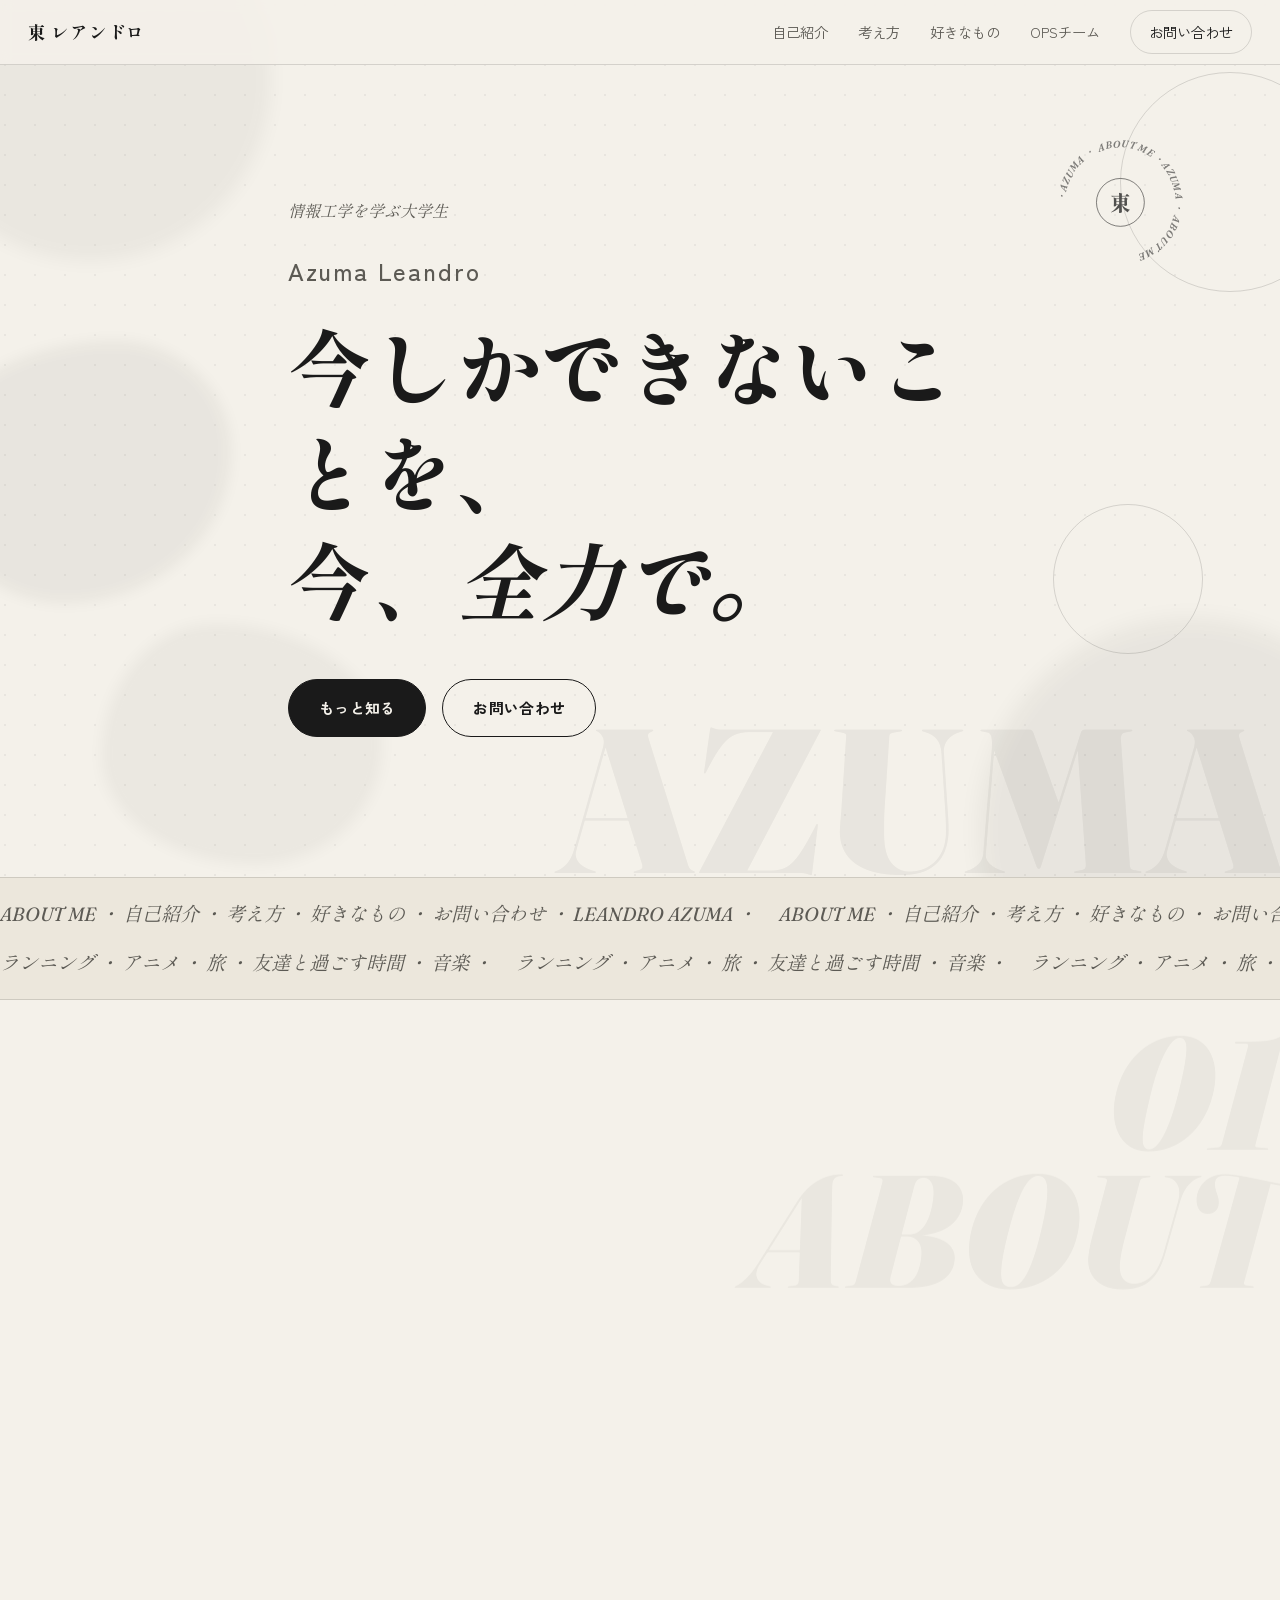
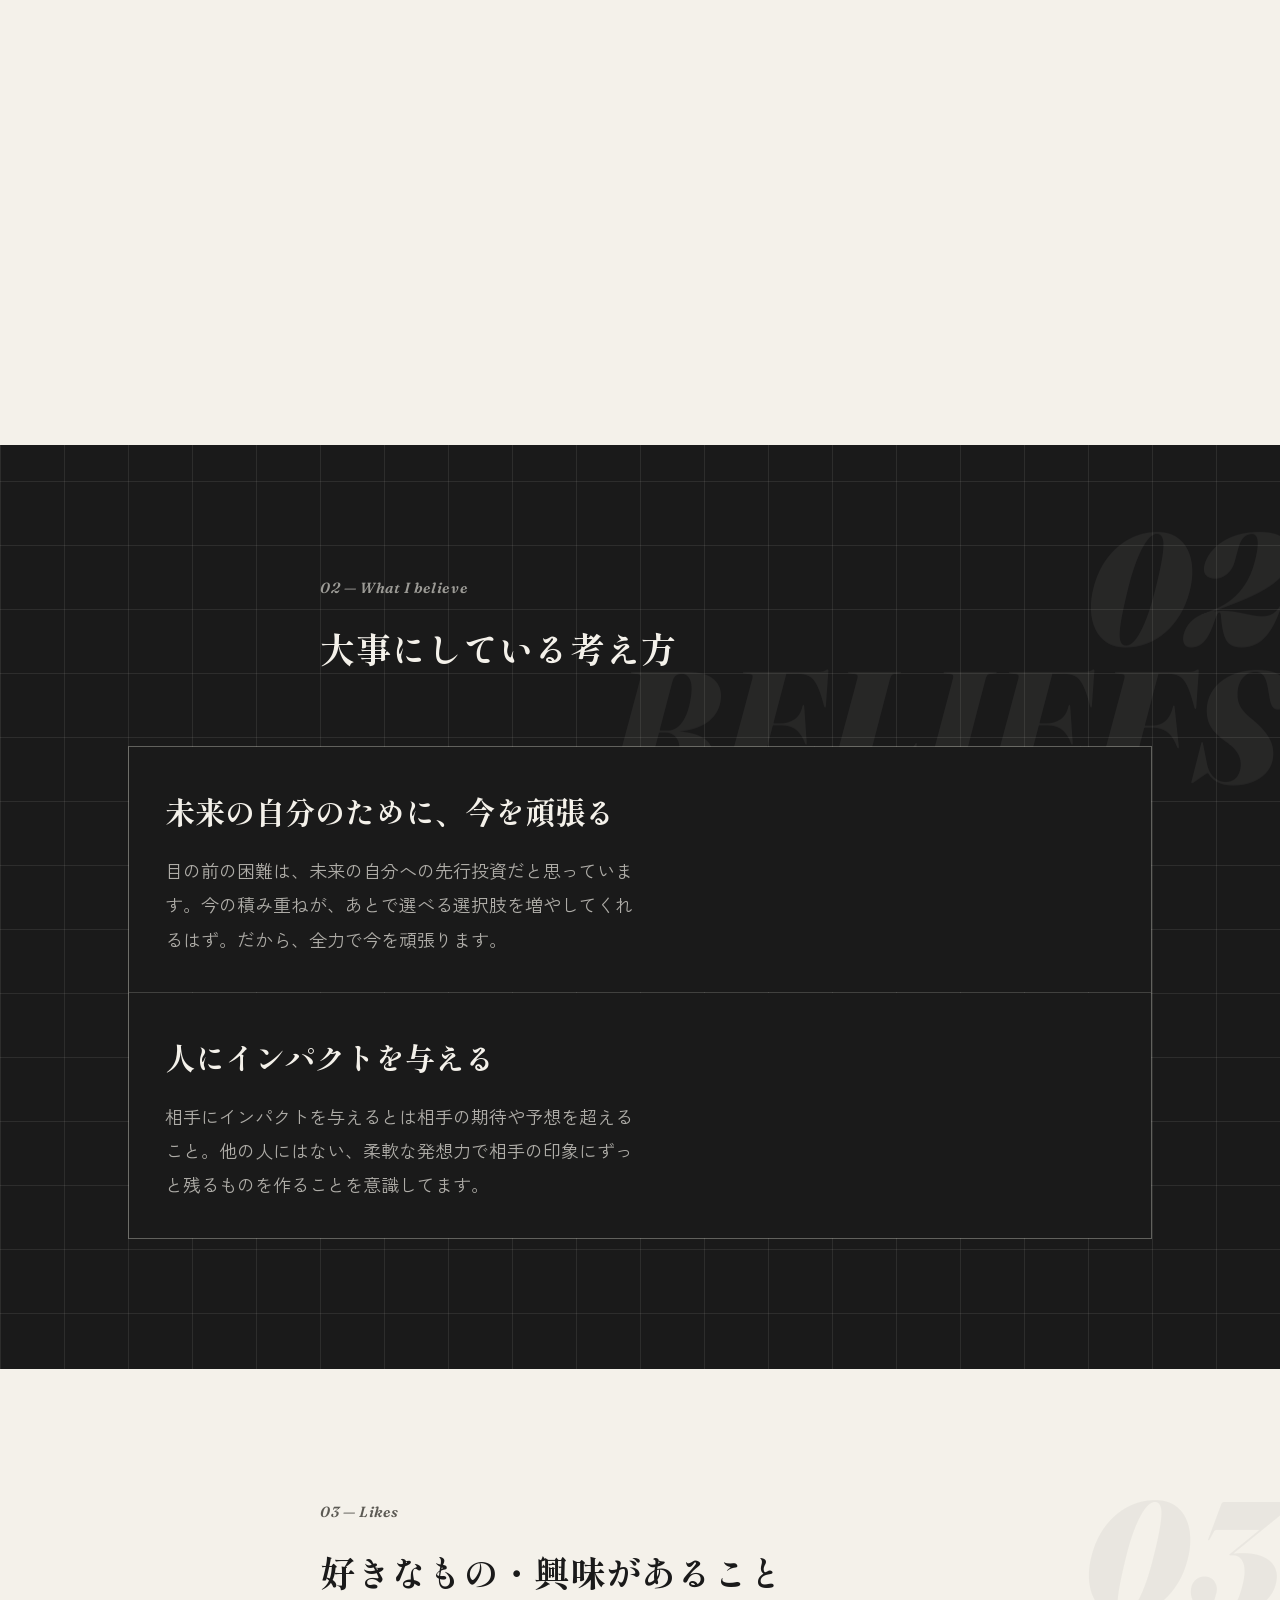
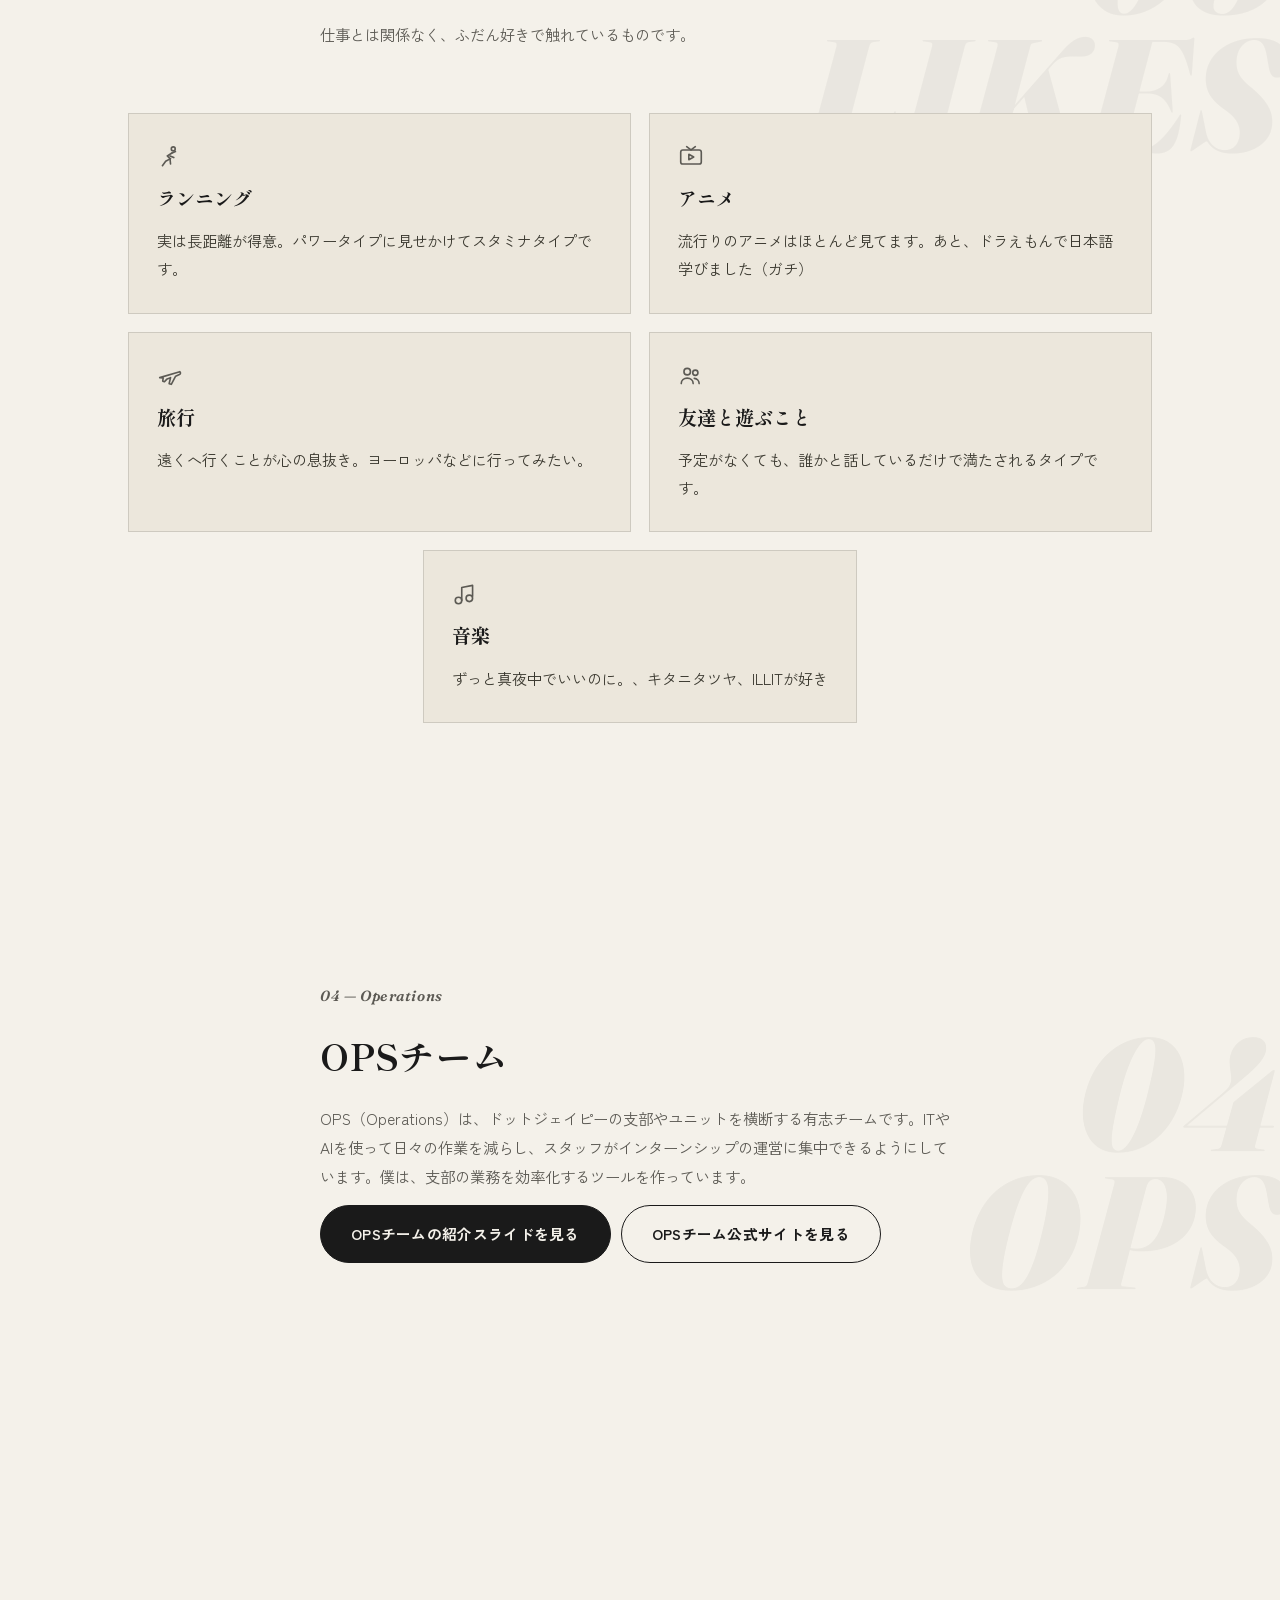
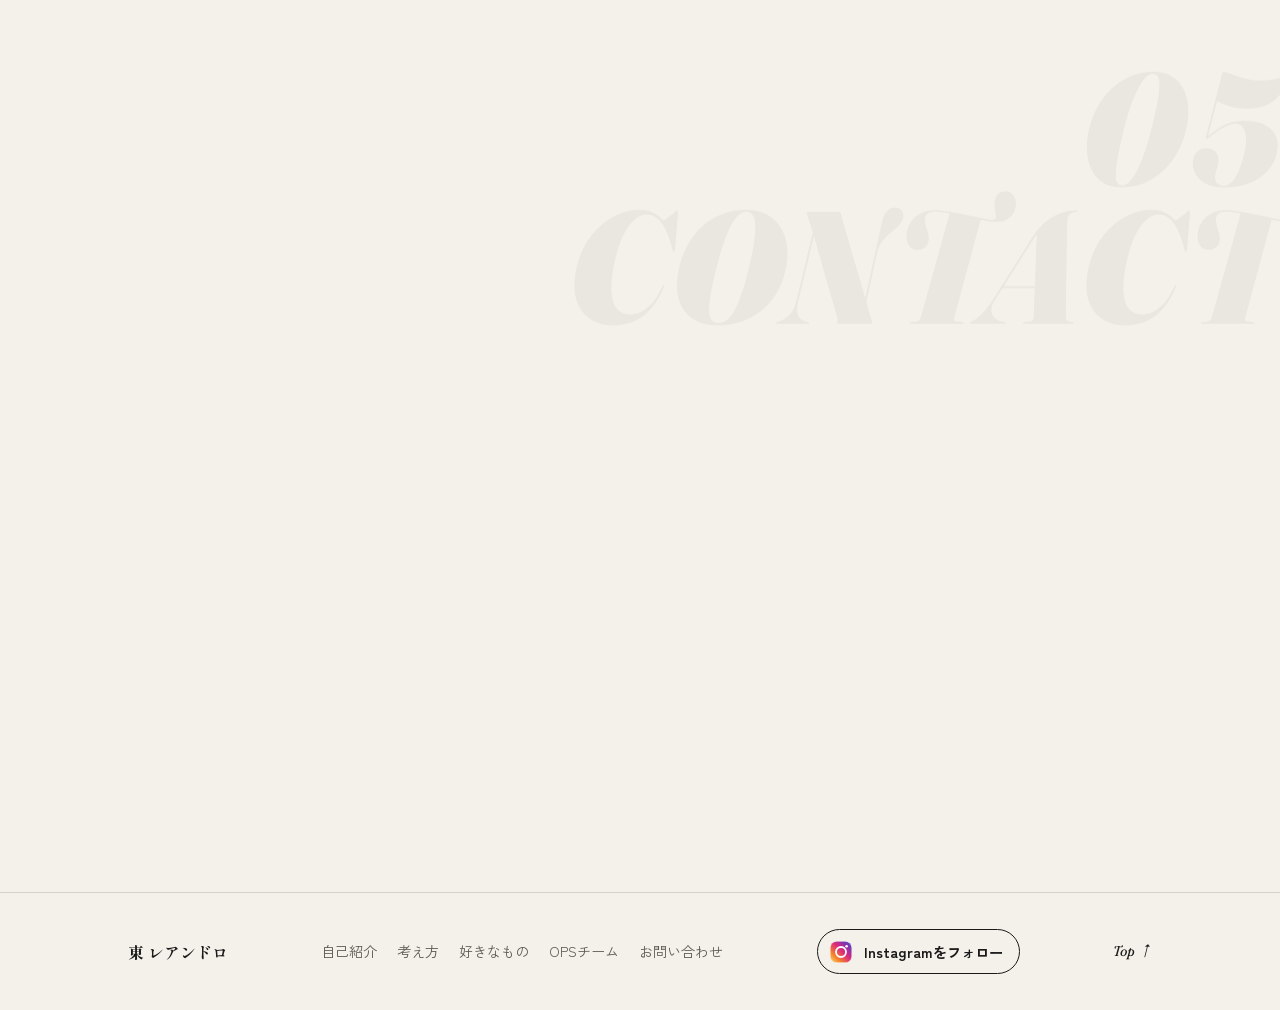
<file: index.html>
<!DOCTYPE html>
<html lang="ja">
<head>
  <meta charset="UTF-8" />
  <meta name="viewport" content="width=device-width, initial-scale=1.0" />
  <title>東レアンドロHP</title>
  <meta name="description" content="東 レアンドロ（Leandro Azuma）の自己紹介サイト。茨城大学で情報工学を学ぶ学生。考え方や好きなものを中心に、人柄を知ってもらうためのページです。" />

  <meta property="og:title" content="東レアンドロHP" />
  <meta property="og:description" content="茨城大学の学生・東 レアンドロの自己紹介サイト。" />
  <meta property="og:type" content="website" />

  <link rel="icon" href="assets/favicon.svg" type="image/svg+xml" />

  <link rel="preconnect" href="https://fonts.googleapis.com" />
  <link rel="preconnect" href="https://fonts.gstatic.com" crossorigin />
  <link href="https://fonts.googleapis.com/css2?family=Fraunces:ital,wght@0,400;0,600;0,700;0,900;1,400;1,600;1,900&family=Shippori+Mincho:wght@400;600;700;800&family=Zen+Kaku+Gothic+New:wght@400;500;700;900&family=Klee+One:wght@400;600&display=swap" rel="stylesheet" />

  <link rel="stylesheet" href="style.css" />
</head>
<body>
  <div class="scroll-progress" id="scrollProgress" aria-hidden="true"></div>

  <!-- 背景を流れる巨大テキスト（マーキー帯より下から表示） -->
  <div class="bg-text" id="bgText" aria-hidden="true">
    <div class="bg-text-row bg-text-row-1">
      <div class="bg-text-track">
        <span>LEANDRO&nbsp;AZUMA&nbsp;·&nbsp;ABOUT&nbsp;ME&nbsp;·&nbsp;BELIEFS&nbsp;·&nbsp;LIKES&nbsp;·&nbsp;CONTACT&nbsp;·&nbsp;</span>
        <span>LEANDRO&nbsp;AZUMA&nbsp;·&nbsp;ABOUT&nbsp;ME&nbsp;·&nbsp;BELIEFS&nbsp;·&nbsp;LIKES&nbsp;·&nbsp;CONTACT&nbsp;·&nbsp;</span>
      </div>
    </div>
  </div>

  <div class="bg-decor" aria-hidden="true">
    <!-- B: ドットグリッドの脈動 -->
    <span class="bg-dots"></span>

    <span class="blob blob-1"></span>
    <span class="blob blob-2"></span>
    <span class="blob blob-3"></span>
    <span class="blob blob-4"></span>
    <span class="blob blob-5"></span>
    <span class="blob blob-6"></span>
  </div>

  <header class="site-header" id="top">
    <div class="container nav">
      <a href="#top" class="brand" aria-label="トップへ">東 レアンドロ</a>

      <nav class="nav-links" id="navLinks" aria-label="メインナビゲーション">
        <a href="#about">自己紹介</a>
        <a href="#beliefs">考え方</a>
        <a href="#likes">好きなもの</a>
        <a href="#ops">OPSチーム</a>
        <a href="#contact" class="nav-cta">お問い合わせ</a>
      </nav>

      <button class="nav-toggle" id="navToggle" aria-label="メニューを開閉" aria-expanded="false" aria-controls="navLinks">
        <span></span><span></span><span></span>
      </button>
    </div>
  </header>

  <main>
    <!-- ===== ヒーロー ===== -->
    <section class="hero" aria-labelledby="hero-title">
      <div class="container hero-inner">
        <p class="hero-kicker">
          <span class="line-mask"><span class="line-inner">情報工学を学ぶ大学生</span></span>
        </p>
        <p class="hero-name">
          <span class="line-mask"><span class="line-inner">Azuma Leandro</span></span>
        </p>
        <h1 id="hero-title" class="hero-title">
          <span class="line-mask"><span class="line-inner">今しかできないことを、</span></span>
          <span class="line-mask"><span class="line-inner hero-title-serif"><span class="emphasis">今</span>、全力で。</span></span>
        </h1>
        <div class="hero-actions">
          <a href="#about" class="btn btn-primary">もっと知る</a>
          <a href="#contact" class="btn btn-ghost">お問い合わせ</a>
        </div>
      </div>
      <p class="hero-mark" aria-hidden="true">AZUMA</p>

      <div class="spin-badge" aria-hidden="true">
        <svg class="spin-badge-svg" viewBox="0 0 200 200">
          <defs>
            <path id="spinBadgeCircle" d="M100,100 m-78,0 a78,78 0 1,1 156,0 a78,78 0 1,1 -156,0" />
          </defs>
          <text class="spin-badge-text">
            <textPath href="#spinBadgeCircle">・AZUMA ・ ABOUT ME ・AZUMA ・ ABOUT ME </textPath>
          </text>
          <circle class="spin-badge-seal-ring" cx="100" cy="100" r="34" />
          <text class="spin-badge-seal" x="100" y="100" text-anchor="middle" dominant-baseline="central">東</text>
        </svg>
      </div>
    </section>

    <!-- ===== マーキー帯（区切り） ===== -->
    <div class="marquee" aria-hidden="true">
      <div class="marquee-row marquee-row-a">
        <div class="marquee-track">
          <span>ABOUT ME ・ 自己紹介 ・ 考え方 ・ 好きなもの ・ お問い合わせ ・ LEANDRO AZUMA ・</span>
          <span>ABOUT ME ・ 自己紹介 ・ 考え方 ・ 好きなもの ・ お問い合わせ ・ LEANDRO AZUMA ・</span>
          <span>ABOUT ME ・ 自己紹介 ・ 考え方 ・ 好きなもの ・ お問い合わせ ・ LEANDRO AZUMA ・</span>
          <span>ABOUT ME ・ 自己紹介 ・ 考え方 ・ 好きなもの ・ お問い合わせ ・ LEANDRO AZUMA ・</span>
        </div>
      </div>
      <div class="marquee-row marquee-row-b">
        <div class="marquee-track">
          <span>ランニング ・ アニメ ・ 旅 ・ 友達と過ごす時間 ・ 音楽 ・</span>
          <span>ランニング ・ アニメ ・ 旅 ・ 友達と過ごす時間 ・ 音楽 ・</span>
          <span>ランニング ・ アニメ ・ 旅 ・ 友達と過ごす時間 ・ 音楽 ・</span>
          <span>ランニング ・ アニメ ・ 旅 ・ 友達と過ごす時間 ・ 音楽 ・</span>
        </div>
      </div>
    </div>

    <!-- ===== 自己紹介 ===== -->
    <section class="section" id="about" aria-labelledby="about-title">
      <span class="section-num" aria-hidden="true">01<br />ABOUT</span>
      <div class="container about-inner reveal">
        <div class="about-photo">
          <img src="assets/profile-photo.jpg" alt="東レアンドロの写真" />
        </div>
        <div class="about-text">
          <p class="section-kicker">01 — Introduction</p>
          <h2 id="about-title" class="about-name">東レアンドロ</h2>
          <p class="about-name-furigana">Azuma Leandro</p>
          <p class="about-lead">
            ブラジルと日本のハーフで、茨城大学で情報工学を学ぶ学生です。
          </p>
          <ul class="about-cards">
            <li class="about-card">
              <svg class="about-card-icon" width="20" height="20" viewBox="0 0 24 24" fill="none" aria-hidden="true">
                <path d="M2 8 12 4l10 4-10 4Z" stroke="currentColor" stroke-width="1.5" stroke-linejoin="round" />
                <path d="M6 10v5c0 1.3 2.7 2.5 6 2.5s6-1.2 6-2.5v-5" stroke="currentColor" stroke-width="1.5" stroke-linejoin="round" />
                <path d="M21 9v6" stroke="currentColor" stroke-width="1.5" stroke-linecap="round" />
              </svg>
              <span class="about-card-label">大学・専攻</span>
              <p class="about-card-value">茨城大学 工学部 情報工学学科</p>
            </li>
            <li class="about-card">
              <svg class="about-card-icon" width="22" height="16" viewBox="0 0 22 16" aria-hidden="true">
                <rect x="0" y="0" width="22" height="16" rx="2" fill="#F4F1EA" stroke="currentColor" stroke-width="1" stroke-opacity="0.35" />
                <circle cx="6" cy="8" r="4.2" fill="#C0392B" fill-opacity="0.55" />
                <path d="M13 1.2 19.6 8 13 14.8Z" fill="#3F7D4C" fill-opacity="0.4" />
                <circle cx="15.4" cy="8" r="2.6" fill="#E0B23A" fill-opacity="0.55" />
              </svg>
              <span class="about-card-label">国籍</span>
              <p class="about-card-value">ブラジル × 日本のハーフ</p>
            </li>
            <li class="about-card">
              <svg class="about-card-icon" width="20" height="20" viewBox="0 0 24 24" fill="none" aria-hidden="true">
                <rect x="3.5" y="4.5" width="17" height="16" rx="1.6" stroke="currentColor" stroke-width="1.5" />
                <path d="M3.5 9h17" stroke="currentColor" stroke-width="1.5" />
                <path d="M8 2.5v4M16 2.5v4" stroke="currentColor" stroke-width="1.5" stroke-linecap="round" />
              </svg>
              <span class="about-card-label">生年月日</span>
              <p class="about-card-value">2006.07.26</p>
            </li>
            <li class="about-card">
              <svg class="about-card-icon" width="20" height="20" viewBox="0 0 24 24" fill="none" aria-hidden="true">
                <circle cx="12" cy="8.5" r="3.5" stroke="currentColor" stroke-width="1.5" />
                <path d="M5 20c0-3.5 3.1-6 7-6s7 2.5 7 6" stroke="currentColor" stroke-width="1.5" stroke-linecap="round" />
                <path d="M9 4.5 12 2l3 2.5" stroke="currentColor" stroke-width="1.5" stroke-linecap="round" stroke-linejoin="round" />
              </svg>
              <span class="about-card-label">アルバイト</span>
              <p class="about-card-value">ホテル宴会スタッフ</p>
            </li>
            <li class="about-card">
              <svg class="about-card-icon" width="20" height="20" viewBox="0 0 24 24" fill="none" aria-hidden="true">
                <circle cx="8" cy="9" r="3" stroke="currentColor" stroke-width="1.5" />
                <circle cx="16" cy="9" r="3" stroke="currentColor" stroke-width="1.5" />
                <path d="M2.5 19c0-2.8 2.4-5 5.5-5s5.5 2.2 5.5 5" stroke="currentColor" stroke-width="1.5" stroke-linecap="round" />
                <path d="M10.5 19c0-2.8 2.4-5 5.5-5s5.5 2.2 5.5 5" stroke="currentColor" stroke-width="1.5" stroke-linecap="round" />
              </svg>
              <span class="about-card-label">所属団体</span>
              <div class="about-card-value">
                <p>NPO法人ドットジェイピー</p>
                <ul class="affiliation-roles">
                  <li>58th栃木支部 事務局＆デジプロ統括</li>
                  <li>OPSチーム</li>
                </ul>
              </div>
            </li>
            <li class="about-card">
              <svg class="about-card-icon" width="20" height="20" viewBox="0 0 24 24" fill="none" aria-hidden="true">
                <circle cx="12" cy="12" r="9" stroke="currentColor" stroke-width="1.5" />
                <circle cx="12" cy="12" r="5" stroke="currentColor" stroke-width="1.5" />
                <circle cx="12" cy="12" r="1.3" fill="currentColor" />
              </svg>
              <span class="about-card-label">目指す社会</span>
              <p class="about-card-value">小さな「欲しい」が手に入る社会</p>
            </li>
          </ul>
        </div>
      </div>
    </section>

    <!-- ===== 大事にしている考え方 ===== -->
    <section class="section section-invert" id="beliefs" aria-labelledby="beliefs-title">
      <div class="beliefs-bg" aria-hidden="true">
        <div class="beliefs-bg-grid"></div>
        <div class="beliefs-stars" id="beliefsStars"></div>
        <div class="beliefs-shooting" id="beliefsShooting"></div>
      </div>
      <span class="section-num section-num-invert" aria-hidden="true">02<br />BELIEFS</span>
      <div class="container">
        <div class="section-head reveal">
          <p class="section-kicker section-kicker-invert">02 — What I believe</p>
          <h2 id="beliefs-title" class="section-title section-title-invert"><span class="title-mask"><span class="title-inner">大事にしている考え方</span></span></h2>
        </div>

        <div class="beliefs-list">
          <article class="belief belief-lg">
            <div class="belief-stars" aria-hidden="true"></div>
            <h3>未来の自分のために、今を頑張る</h3>
            <p class="belief-detail">目の前の困難は、未来の自分への先行投資だと思っています。今の積み重ねが、あとで選べる選択肢を増やしてくれるはず。だから、全力で今を頑張ります。</p>
          </article>
          <article class="belief belief-lg">
            <div class="belief-stars" aria-hidden="true"></div>
            <h3>人にインパクトを与える</h3>
            <p class="belief-detail">相手にインパクトを与えるとは相手の期待や予想を超えること。他の人にはない、柔軟な発想力で相手の印象にずっと残るものを作ることを意識してます。</p>
          </article>
        </div>
      </div>
    </section>

    <!-- ===== 好きなもの ===== -->
    <section class="section" id="likes" aria-labelledby="likes-title">
      <span class="section-num" aria-hidden="true">03<br />LIKES</span>
      <div class="container">
        <div class="section-head reveal">
          <p class="section-kicker">03 — Likes</p>
          <h2 id="likes-title" class="section-title"><span class="title-mask"><span class="title-inner">好きなもの・興味があること</span></span></h2>
          <p class="section-lead">仕事とは関係なく、ふだん好きで触れているものです。</p>
        </div>

        <ul class="likes-list">
          <li class="likes-item">
            <svg class="likes-icon" width="26" height="26" viewBox="0 0 24 24" fill="none" aria-hidden="true">
              <circle cx="15" cy="4.5" r="1.8" stroke="currentColor" stroke-width="1.5" />
              <path d="M13.5 8.5 9.5 11l2.5 2.5.5 5" stroke="currentColor" stroke-width="1.5" stroke-linecap="round" stroke-linejoin="round" />
              <path d="M12.5 13.5 8 16l-3 4" stroke="currentColor" stroke-width="1.5" stroke-linecap="round" stroke-linejoin="round" />
              <path d="M13.5 8.5 17 7M12 11l3.5 1.5" stroke="currentColor" stroke-width="1.5" stroke-linecap="round" stroke-linejoin="round" />
            </svg>
            <span class="likes-label">ランニング</span>
            <p>実は長距離が得意。パワータイプに見せかけてスタミナタイプです。</p>
          </li>
          <li class="likes-item">
            <svg class="likes-icon" width="26" height="26" viewBox="0 0 24 24" fill="none" aria-hidden="true">
              <rect x="2.5" y="5.5" width="19" height="13" rx="2" stroke="currentColor" stroke-width="1.5" />
              <path d="M10 9.5v5l4.5-2.5z" stroke="currentColor" stroke-width="1.5" stroke-linejoin="round" />
              <path d="M8 2.5 12 5.5 16 2.5" stroke="currentColor" stroke-width="1.5" stroke-linecap="round" stroke-linejoin="round" />
            </svg>
            <span class="likes-label">アニメ</span>
            <p>流行りのアニメはほとんど見てます。あと、ドラえもんで日本語学びました（ガチ）</p>
          </li>
          <li class="likes-item">
            <svg class="likes-icon" width="26" height="26" viewBox="0 0 24 24" fill="none" aria-hidden="true">
              <path d="M2.5 13.5 21 8c1 .8.9 2.2-.3 2.7l-3.5 1.5-4 7.5-2-.6 1.3-5.6-3.6 1.6-2 2.2-1.6-.5.4-3z" stroke="currentColor" stroke-width="1.5" stroke-linejoin="round" />
            </svg>
            <span class="likes-label">旅行</span>
            <p>遠くへ行くことが心の息抜き。ヨーロッパなどに行ってみたい。</p>
          </li>
          <li class="likes-item">
            <svg class="likes-icon" width="26" height="26" viewBox="0 0 24 24" fill="none" aria-hidden="true">
              <circle cx="8.5" cy="8" r="3" stroke="currentColor" stroke-width="1.5" />
              <circle cx="16" cy="9" r="2.4" stroke="currentColor" stroke-width="1.5" />
              <path d="M3 19c0-3 2.5-5 5.5-5s5.5 2 5.5 5" stroke="currentColor" stroke-width="1.5" stroke-linecap="round" />
              <path d="M15 14.2c2.6.2 4.5 2.2 4.5 4.8" stroke="currentColor" stroke-width="1.5" stroke-linecap="round" />
            </svg>
            <span class="likes-label">友達と遊ぶこと</span>
            <p>予定がなくても、誰かと話しているだけで満たされるタイプです。</p>
          </li>
          <li class="likes-item">
            <svg class="likes-icon" width="26" height="26" viewBox="0 0 24 24" fill="none" aria-hidden="true">
              <path d="M9 18V6l10-2v10" stroke="currentColor" stroke-width="1.5" stroke-linecap="round" stroke-linejoin="round" />
              <circle cx="6" cy="18" r="3" stroke="currentColor" stroke-width="1.5" />
              <circle cx="16" cy="16" r="3" stroke="currentColor" stroke-width="1.5" />
            </svg>
            <span class="likes-label">音楽</span>
            <p>ずっと真夜中でいいのに。、キタニタツヤ、ILLITが好き</p>
          </li>
        </ul>
      </div>
    </section>

    <!-- ===== OPSチーム ===== -->
    <section class="section" id="ops" aria-labelledby="ops-title">
      <span class="section-num" aria-hidden="true">04<br />OPS</span>
      <div class="container">
        <div class="section-head reveal">
          <p class="section-kicker">04 — Operations</p>
          <h2 id="ops-title" class="section-title"><span class="title-mask"><span class="title-inner">OPSチーム</span></span></h2>
          <p class="section-lead">OPS（Operations）は、ドットジェイピーの支部やユニットを横断する有志チームです。ITやAIを使って日々の作業を減らし、スタッフがインターンシップの運営に集中できるようにしています。僕は、支部の業務を効率化するツールを作っています。</p>
          <p class="section-lead ops-links">
            <a class="btn btn-primary" href="ops-introduction/" target="_blank" rel="noopener noreferrer">OPSチームの紹介スライドを見る</a>
            <a class="btn btn-ghost" href="https://dot-jp-opsteam.github.io/ops-homepage/" target="_blank" rel="noopener noreferrer">OPSチーム公式サイトを見る</a>
          </p>
        </div>
      </div>
    </section>

    <!-- ===== お問い合わせ ===== -->
    <section class="section section-contact" id="contact" aria-labelledby="contact-title">
      <span class="section-num" aria-hidden="true">05<br />CONTACT</span>
      <div class="container reveal">
        <div class="section-head reveal" style="text-align:center; margin-left:auto; margin-right:auto;">
          <p class="section-kicker">05 — Contact</p>
          <h2 id="contact-title" class="section-title"><span class="title-mask"><span class="title-inner">お問い合わせ</span></span></h2>
          <p class="contact-message">
            <span class="line-mask"><span class="line-inner">一緒に<em class="contact-message-accent">面白いこと</em>を</span></span>
            <span class="line-mask"><span class="line-inner">やりましょう。</span></span>
          </p>
        </div>

        <div class="contact-card">
          <h3 class="contact-card-title">お気軽にどうぞ</h3>
          <p class="contact-card-lead">
            お仕事の依頼やご相談、ちょっとした雑談まで、<br />
            なんでもお気軽にご連絡ください。
          </p>

          <a href="mailto:reandoro_azuma@dot-jp.or.jp" class="contact-email-btn">
            <svg width="18" height="18" viewBox="0 0 24 24" fill="none" aria-hidden="true">
              <rect x="2.5" y="4.5" width="19" height="15" rx="2" stroke="currentColor" stroke-width="1.6" />
              <path d="M3.5 6 12 13 20.5 6" stroke="currentColor" stroke-width="1.6" stroke-linecap="round" stroke-linejoin="round" />
            </svg>
            <span>reandoro_azuma@dot-jp.or.jp</span>
          </a>

          <div class="contact-card-divider"></div>

          <p class="contact-card-sub">SNSのDMでも受け付けています</p>

          <a href="https://www.instagram.com/doro_dolo/" target="_blank" rel="noopener noreferrer" class="contact-sns">
            <svg width="22" height="22" viewBox="0 0 24 24" aria-hidden="true">
              <defs>
                <linearGradient id="igGradContact" x1="0%" y1="100%" x2="100%" y2="0%">
                  <stop offset="0%" stop-color="#FEDA77" />
                  <stop offset="25%" stop-color="#F58529" />
                  <stop offset="55%" stop-color="#DD2A7B" />
                  <stop offset="80%" stop-color="#8134AF" />
                  <stop offset="100%" stop-color="#515BD4" />
                </linearGradient>
              </defs>
              <rect x="2.2" y="2.2" width="19.6" height="19.6" rx="5.8" fill="url(#igGradContact)" />
              <circle cx="12" cy="12" r="4.6" fill="none" stroke="#fff" stroke-width="1.7" />
              <circle cx="17.2" cy="6.8" r="1.15" fill="#fff" />
            </svg>
            <span class="contact-sns-text">
              <span class="contact-sns-label">Instagram</span>
              <span class="contact-sns-value">@doro_dolo</span>
            </span>
          </a>
        </div>
      </div>
    </section>
  </main>

  <footer class="site-footer">
    <div class="container footer-inner">
      <span class="footer-name">東 レアンドロ</span>
      <nav class="footer-links" aria-label="フッターナビゲーション">
        <a href="#about">自己紹介</a>
        <a href="#beliefs">考え方</a>
        <a href="#likes">好きなもの</a>
        <a href="#ops">OPSチーム</a>
        <a href="#contact">お問い合わせ</a>
      </nav>
      <a href="https://www.instagram.com/doro_dolo/" target="_blank" rel="noopener noreferrer" class="footer-instagram" aria-label="Instagramをフォローする">
        <svg width="26" height="26" viewBox="0 0 24 24" aria-hidden="true">
          <defs>
            <linearGradient id="igGradFooter" x1="0%" y1="100%" x2="100%" y2="0%">
              <stop offset="0%" stop-color="#FEDA77" />
              <stop offset="25%" stop-color="#F58529" />
              <stop offset="55%" stop-color="#DD2A7B" />
              <stop offset="80%" stop-color="#8134AF" />
              <stop offset="100%" stop-color="#515BD4" />
            </linearGradient>
          </defs>
          <rect x="2.2" y="2.2" width="19.6" height="19.6" rx="5.8" fill="url(#igGradFooter)" />
          <rect x="2.2" y="2.2" width="19.6" height="19.6" rx="5.8" fill="none" stroke="rgba(255,255,255,0.25)" stroke-width="0.6" />
          <circle cx="12" cy="12" r="4.6" fill="none" stroke="#fff" stroke-width="1.7" />
          <circle cx="17.2" cy="6.8" r="1.15" fill="#fff" />
        </svg>
        <span>Instagramをフォロー</span>
      </a>
      <a href="#top" class="to-top" aria-label="ページトップへ戻る">Top ↑</a>
    </div>
  </footer>

  <script src="script.js"></script>
</body>
</html>
</file>
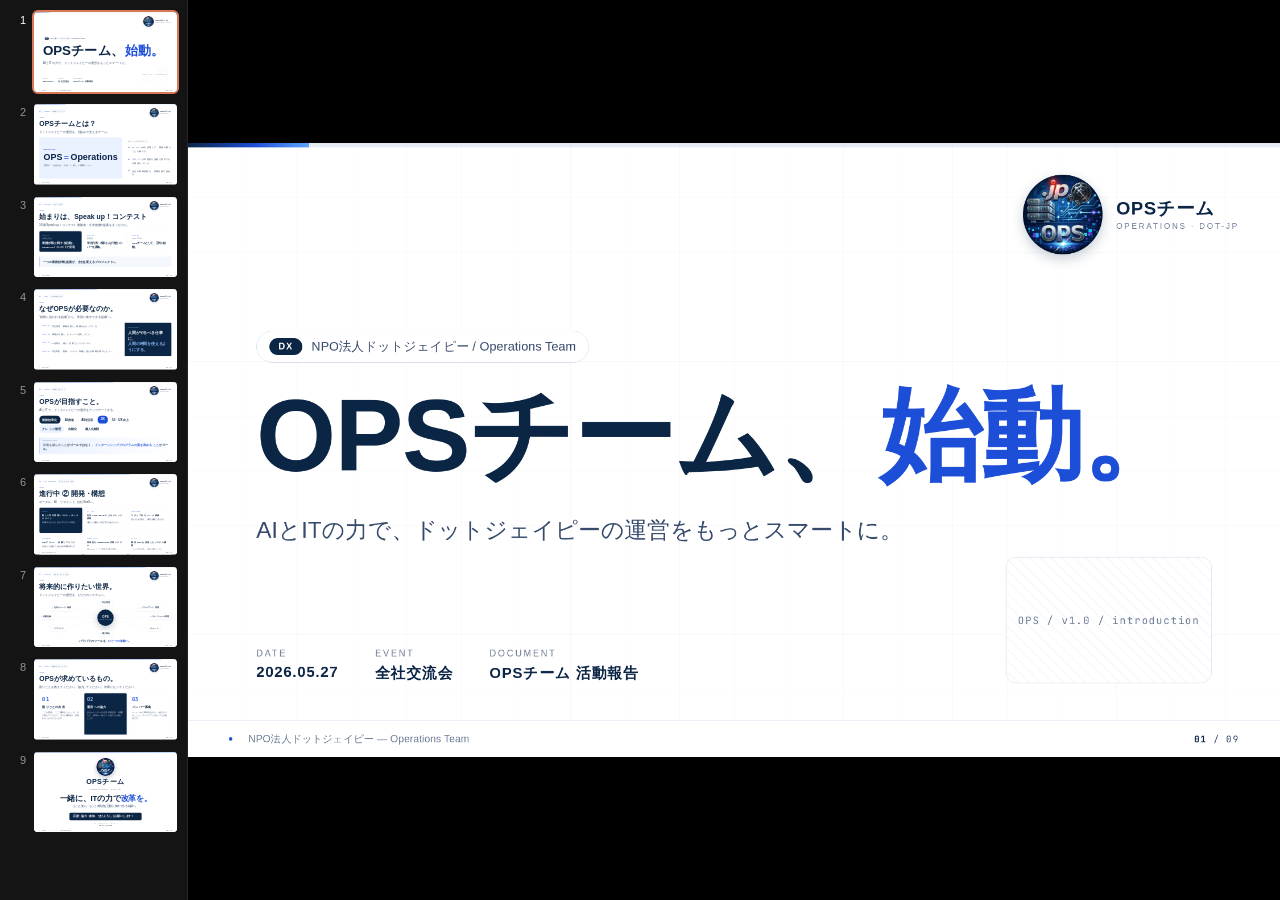
<file: ops-introduction/index.html>
<!doctype html>
<html lang="ja">
<head>
<meta charset="utf-8" />
<title>OPSチーム紹介スライド｜東レアンドロHP</title>
<link rel="preconnect" href="https://fonts.googleapis.com" />
<link rel="preconnect" href="https://fonts.gstatic.com" crossorigin />
<link href="https://fonts.googleapis.com/css2?family=Noto+Sans+JP:wght@300;400;500;600;700;800&family=JetBrains+Mono:wght@400;500&display=swap" rel="stylesheet" />
<script src="deck-stage.js"></script>
<style>
  :root {
    --navy: #0b2545;
    --navy-2: #13315c;
    --blue: #1d4ed8;
    --blue-2: #2563eb;
    --sky: #60a5fa;
    --sky-2: #93c5fd;
    --tint: #eaf1ff;
    --tint-2: #f4f7fc;
    --line: #d8e0ee;
    --line-2: #e7ecf4;
    --ink: #0b2545;
    --ink-2: #364a6b;
    --ink-3: #6b7a93;
    --white: #ffffff;
    --accent: #00a3c4;
  }

  html, body { margin: 0; background: #0a0f1a; }
  body { font-family: "Noto Sans JP", system-ui, sans-serif; color: var(--ink); }

  deck-stage { --deck-bg: #0a0f1a; }

  section.slide {
    width: 1920px;
    height: 1080px;
    background: var(--white);
    position: relative;
    overflow: hidden;
    font-feature-settings: "palt";
    letter-spacing: 0.01em;
    /* Elegant cross-fade between slides */
    transition: opacity 480ms cubic-bezier(0.22, 1, 0.36, 1);
  }

  /* ——— Common chrome (now also a progress bar) ——— */
  .chrome-top {
    position: absolute; top: 0; left: 0; right: 0;
    height: 8px;
    background: var(--line-2);
    overflow: hidden;
  }
  .chrome-top::before {
    content: "";
    position: absolute; inset: 0;
    width: var(--slide-progress, 0%);
    background: linear-gradient(90deg, var(--navy) 0%, var(--blue) 55%, var(--sky) 100%);
    transition: width 700ms cubic-bezier(0.22, 1, 0.36, 1);
  }
  .chrome-bottom {
    position: absolute; bottom: 0; left: 0; right: 0;
    height: 64px;
    display: flex; align-items: center; justify-content: space-between;
    padding: 0 72px;
    color: var(--ink-3);
    font-size: 18px;
    border-top: 1px solid var(--line-2);
    background: var(--white);
  }
  .chrome-bottom .meta { display: flex; gap: 28px; align-items: center; }
  .chrome-bottom .meta .dot { width: 6px; height: 6px; border-radius: 50%; background: var(--blue); }
  .chrome-bottom .page { font-family: "JetBrains Mono", monospace; font-size: 16px; letter-spacing: 0.08em; color: var(--ink-2); }
  .chrome-bottom .page b { color: var(--navy); font-weight: 600; }

  /* OPS Logo mark */
  .ops-logo {
    position: absolute;
    top: 56px; right: 72px;
    display: flex; align-items: center; gap: 22px;
    z-index: 5;
  }
  .ops-logo .mark {
    width: 120px; height: 120px;
    border-radius: 50%;
    overflow: hidden;
    box-shadow: 0 8px 22px rgba(11,37,69,0.22);
    flex: 0 0 auto;
    background: #0a1430;
  }
  .ops-logo .mark img { width: 100%; height: 100%; object-fit: cover; display: block; }
  .ops-logo .wm { display: flex; flex-direction: column; line-height: 1.1; }
  .ops-logo .wm .a { font-weight: 700; font-size: 28px; color: var(--navy); letter-spacing: 0.04em; }
  .ops-logo .wm .b { font-size: 13px; color: var(--ink-3); letter-spacing: 0.22em; text-transform: uppercase; font-weight: 500; margin-top: 6px; }

  /* Large logo for cover/closing */
  .ops-logo.large { gap: 24px; }
  .ops-logo.large .mark { width: 140px; height: 140px; }
  .ops-logo.large .wm .a { font-size: 32px; }
  .ops-logo.large .wm .b { font-size: 14px; margin-top: 6px; letter-spacing: 0.24em; }

  /* Slide header pattern */
  .slide-head {
    position: absolute;
    top: 72px; left: 72px;
    display: flex; align-items: center; gap: 18px;
  }
  .slide-head .num {
    font-family: "JetBrains Mono", monospace;
    font-size: 20px; color: var(--blue);
    letter-spacing: 0.12em;
  }
  .slide-head .tag {
    padding: 8px 18px;
    border: 1px solid var(--line);
    border-radius: 999px;
    font-size: 20px;
    color: var(--ink-2);
    background: var(--tint-2);
  }

  .slide-body {
    position: absolute;
    left: 72px; right: 72px;
    top: 180px; bottom: 100px;
  }

  h1.slide-title {
    font-size: 92px;
    font-weight: 700;
    color: var(--navy);
    margin: 0;
    letter-spacing: 0.005em;
    line-height: 1.12;
  }
  h2.slide-sub {
    font-size: 38px;
    font-weight: 500;
    color: var(--ink-2);
    margin: 32px 0 0 0;
    line-height: 1.45;
    letter-spacing: 0.02em;
  }

  .rule {
    width: 64px; height: 4px;
    background: var(--blue);
    border-radius: 2px;
    margin-bottom: 28px;
  }

  /* Grid lines bg (subtle) */
  .grid-bg {
    position: absolute; inset: 0;
    background-image:
      linear-gradient(to right, rgba(11,37,69,0.04) 1px, transparent 1px),
      linear-gradient(to bottom, rgba(11,37,69,0.04) 1px, transparent 1px);
    background-size: 80px 80px;
    pointer-events: none;
  }

  /* ——— Cover (slide 1) ——— */
  .cover {
    background:
      radial-gradient(1100px 700px at 85% 110%, rgba(29,78,216,0.10), transparent 60%),
      radial-gradient(900px 600px at 0% -10%, rgba(11,37,69,0.06), transparent 60%),
      var(--white);
  }
  .cover .grid-bg { background-size: 96px 96px; opacity: 0.7; }
  .cover-inner {
    position: absolute;
    left: 120px; right: 120px; top: 50%;
    transform: translateY(-50%);
  }
  .cover .kicker {
    display: inline-flex; align-items: center; gap: 16px;
    padding: 12px 22px;
    background: var(--white);
    border: 1px solid var(--line);
    border-radius: 999px;
    font-size: 22px; color: var(--ink-2);
    margin-bottom: 36px;
    white-space: nowrap;
  }
  .cover .kicker .pill {
    background: var(--navy); color: #fff;
    border-radius: 999px; padding: 6px 16px;
    font-size: 16px; letter-spacing: 0.12em; font-weight: 600;
  }
  .cover h1 {
    font-size: 180px; font-weight: 800; color: var(--navy);
    margin: 0; line-height: 1.02; letter-spacing: -0.01em;
  }
  .cover h1 .accent { color: var(--blue); }
  .cover .sub {
    font-size: 40px; color: var(--ink-2); margin-top: 44px;
    line-height: 1.5; font-weight: 500;
    max-width: 1400px;
  }
  .cover .foot {
    position: absolute; left: 120px; bottom: 130px;
    display: flex; gap: 64px; color: var(--ink-3);
    font-size: 24px; letter-spacing: 0.06em;
  }
  .cover .foot .k { color: var(--ink-3); font-size: 16px; text-transform: uppercase; letter-spacing: 0.2em; margin-bottom: 8px; display: block; }
  .cover .foot .v { color: var(--navy); font-weight: 600; font-size: 26px; }
  .cover .corner {
    position: absolute; bottom: 130px; right: 120px;
    width: 360px; height: 220px;
    border: 1px solid var(--line);
    border-radius: 18px;
    background:
      repeating-linear-gradient(45deg, rgba(29,78,216,0.04) 0 2px, transparent 2px 14px),
      var(--white);
    display: grid; place-items: center;
    color: var(--ink-3); font-family: "JetBrains Mono", monospace; font-size: 18px; letter-spacing: 0.1em;
  }

  /* ——— Slide 2: OPS とは ——— */
  .two-col {
    display: grid; grid-template-columns: 1fr 1fr;
    gap: 80px; margin-top: 48px;
  }
  .big-eq {
    background: var(--tint);
    border-radius: 20px;
    padding: 64px 56px;
    border: 1px solid var(--line);
    display: flex; flex-direction: column; justify-content: center;
  }
  .big-eq .label { font-size: 22px; color: var(--blue); letter-spacing: 0.16em; text-transform: uppercase; font-weight: 600; margin-bottom: 22px; }
  .big-eq .eq { font-size: 120px; font-weight: 700; color: var(--navy); line-height: 1.05; }
  .big-eq .eq .equals { color: var(--blue); margin: 0 18px; font-weight: 400; }
  .big-eq .desc { margin-top: 32px; font-size: 30px; color: var(--ink-2); line-height: 1.55; font-weight: 500; }

  .bullet-list { list-style: none; padding: 0; margin: 0; }
  .bullet-list li {
    display: flex; gap: 24px; padding: 30px 0;
    border-bottom: 1px solid var(--line-2);
    font-size: 32px; color: var(--ink); line-height: 1.5; font-weight: 500;
  }
  .bullet-list li:last-child { border-bottom: none; }
  .bullet-list li .n {
    flex: 0 0 auto;
    font-family: "JetBrains Mono", monospace;
    color: var(--blue);
    font-size: 22px;
    padding-top: 6px;
    letter-spacing: 0.08em;
  }
  .bullet-list .lead { font-size: 24px; color: var(--ink-3); margin-bottom: 8px; letter-spacing: 0.06em; }

  /* ——— Slide 3: Origin story ——— */
  .timeline {
    display: grid;
    grid-template-columns: repeat(3, 1fr);
    gap: 36px;
    margin-top: 56px;
  }
  .tl-card {
    border: 1px solid var(--line);
    border-radius: 18px;
    padding: 40px 36px;
    background: var(--white);
    position: relative;
  }
  .tl-card .step {
    font-family: "JetBrains Mono", monospace;
    font-size: 18px; color: var(--blue);
    letter-spacing: 0.14em; margin-bottom: 20px;
  }
  .tl-card .when {
    font-size: 24px; color: var(--ink-3); margin-bottom: 22px;
  }
  .tl-card .what {
    font-size: 34px; font-weight: 600; color: var(--navy);
    line-height: 1.45;
  }
  .tl-card .desc { margin-top: 18px; font-size: 20px; color: var(--ink-2); line-height: 1.6; }
  .tl-card.head { background: var(--navy); border-color: var(--navy); }
  .tl-card.head .step { color: var(--sky-2); }
  .tl-card.head .when { color: rgba(255,255,255,0.6); }
  .tl-card.head .what { color: #fff; }
  .tl-card.head .desc { color: rgba(255,255,255,0.8); }
  .tl-arrow {
    position: absolute; top: 50%; right: -28px; transform: translateY(-50%);
    color: var(--blue); font-size: 24px;
  }
  .pull-quote {
    margin-top: 64px;
    padding: 40px 48px;
    border-left: 6px solid var(--blue);
    background: var(--tint-2);
    border-radius: 0 14px 14px 0;
    font-size: 38px; color: var(--navy); line-height: 1.5;
    font-weight: 600;
  }

  /* ——— Slide 4: Members ——— */
  .members {
    display: grid; grid-template-columns: repeat(3, 1fr);
    gap: 32px; margin-top: 28px;
  }
  .member {
    border: 1px solid var(--line);
    border-radius: 18px;
    padding: 24px 24px;
    background: var(--white);
    position: relative;
  }
  .member .avatar {
    width: 100%; aspect-ratio: 1 / 1;
    border-radius: 14px;
    background:
      repeating-linear-gradient(45deg, rgba(11,37,69,0.05) 0 2px, transparent 2px 12px),
      var(--tint);
    display: grid; place-items: center;
    color: var(--ink-3); font-family: "JetBrains Mono", monospace; font-size: 14px;
    margin-bottom: 20px;
    max-width: 320px;
    overflow: hidden;
    position: relative;
  }
  .member .avatar img { width: 100%; height: 100%; object-fit: cover; display: block; }
  .member .role-pill {
    display: inline-block;
    font-family: "JetBrains Mono", monospace;
    font-size: 16px; color: var(--blue);
    letter-spacing: 0.12em;
    padding: 8px 16px;
    background: var(--tint);
    border-radius: 999px;
    margin-bottom: 20px;
  }
  .member .name {
    font-size: 48px; font-weight: 700; color: var(--navy);
    line-height: 1.2;
  }
  .member .unit {
    margin-top: 14px;
    font-size: 24px; color: var(--ink-2);
    line-height: 1.5;
  }
  .info-strip {
    margin-top: 24px;
    display: grid; grid-template-columns: repeat(3, 1fr);
    gap: 28px;
    padding: 20px 28px;
    background: var(--tint-2);
    border: 1px solid var(--line-2);
    border-radius: 14px;
  }
  .info-strip .item .k { font-size: 13px; color: var(--ink-3); letter-spacing: 0.16em; text-transform: uppercase; margin-bottom: 6px; }
  .info-strip .item .v { font-size: 18px; color: var(--navy); font-weight: 600; line-height: 1.3; }

  /* ——— Slide 5: Why ——— */
  .reasons {
    display: grid; grid-template-columns: repeat(2, 1fr) 1.1fr;
    gap: 0;
    margin-top: 48px;
    border: 1px solid var(--line);
    border-radius: 18px;
    overflow: hidden;
    background: var(--white);
  }
  .reasons-left {
    display: grid; grid-template-rows: repeat(4, 1fr);
    grid-column: span 2;
  }
  .reason {
    padding: 28px 36px;
    border-bottom: 1px solid var(--line-2);
    display: flex; gap: 24px; align-items: flex-start;
  }
  .reason:last-child { border-bottom: none; }
  .reason .num {
    font-family: "JetBrains Mono", monospace;
    color: var(--blue); font-size: 18px;
    letter-spacing: 0.1em; padding-top: 6px;
    min-width: 80px;
  }
  .reason .txt { font-size: 30px; color: var(--ink); line-height: 1.45; font-weight: 500; }
  .reasons-right {
    background: var(--navy);
    color: #fff;
    padding: 56px 48px;
    display: flex; flex-direction: column; justify-content: center;
    position: relative;
  }
  .reasons-right .label { font-size: 18px; color: var(--sky-2); letter-spacing: 0.2em; text-transform: uppercase; margin-bottom: 28px; }
  .reasons-right .big {
    font-size: 50px; font-weight: 700; line-height: 1.45;
    letter-spacing: 0.01em;
  }
  .reasons-right .big em {
    font-style: normal;
    color: var(--sky-2);
  }

  /* ——— Slide 6: Goals tags ——— */
  .tags-wrap {
    display: flex; flex-wrap: wrap; gap: 18px;
    margin-top: 52px;
    max-width: 1500px;
  }
  .tag-chip {
    padding: 24px 40px;
    border: 1px solid var(--line);
    background: var(--white);
    border-radius: 999px;
    font-size: 40px;
    color: var(--navy);
    font-weight: 600;
  }
  .tag-chip.primary { background: var(--navy); color: #fff; border-color: var(--navy); }
  .tag-chip.blue { background: var(--blue); color: #fff; border-color: var(--blue); }
  .tag-chip.tint { background: var(--tint); border-color: var(--tint); }
  .goal-callout {
    margin-top: 60px;
    padding: 36px 40px;
    background: linear-gradient(90deg, var(--tint) 0%, var(--white) 100%);
    border: 1px solid var(--line);
    border-left: 6px solid var(--blue);
    border-radius: 14px;
  }
  .goal-callout .small { font-size: 20px; color: var(--ink-3); letter-spacing: 0.14em; text-transform: uppercase; margin-bottom: 14px; }
  .goal-callout .big {
    font-size: 40px; font-weight: 600; color: var(--navy); line-height: 1.5;
  }
  .goal-callout .big s { text-decoration: line-through; color: var(--ink-3); text-decoration-thickness: 2px; }
  .goal-callout .big em { font-style: normal; color: var(--blue); font-weight: 700; }

  /* ——— Slide 7 & 8 Projects ——— */
  .proj-grid {
    display: grid; grid-template-columns: 0.95fr 1fr;
    gap: 48px; margin-top: 28px;
    align-items: start;
  }
  .promo-frame {
    border-radius: 18px;
    overflow: hidden;
    background: var(--navy);
    border: 1px solid var(--line);
    box-shadow: 0 18px 48px rgba(11,37,69,0.18);
    display: flex; align-items: center; justify-content: center;
    align-self: start;
    max-height: 520px;
  }
  .promo-frame img {
    display: block;
    max-width: 100%;
    max-height: 520px;
    width: auto;
    height: auto;
    object-fit: contain;
  }
  .proj-side { display: flex; flex-direction: column; justify-content: flex-start; }
  .proj-side .lead-quote {
    font-size: 42px; font-weight: 700; color: var(--navy);
    line-height: 1.22; margin-bottom: 20px;
    letter-spacing: 0.005em;
  }
  .proj-side .lead-quote em { color: var(--blue); font-style: normal; }

  /* Calendar link block */
  .link-block {
    display: block;
    margin-top: 18px;
    padding: 18px 24px;
    border: 1px solid var(--line);
    border-left: 6px solid var(--blue);
    border-radius: 12px;
    background: var(--tint-2);
    text-decoration: none;
    color: inherit;
    max-width: 640px;
    transition: transform 0.2s ease, box-shadow 0.2s ease;
  }
  .link-block:hover {
    transform: translateY(-2px);
    box-shadow: 0 12px 28px rgba(11,37,69,0.10);
  }
  .link-lab {
    font-family: "JetBrains Mono", monospace;
    font-size: 13px; color: var(--blue);
    letter-spacing: 0.16em; font-weight: 600;
    margin-bottom: 8px;
  }
  .link-url {
    font-size: 22px; color: var(--navy);
    font-weight: 700; line-height: 1.35;
    word-break: break-all;
  }
  .link-note {
    margin-top: 10px;
    font-size: 17px; color: var(--ink-2);
    font-weight: 500;
    letter-spacing: 0.04em;
  }

  .feat-list {
    list-style: none; padding: 0; margin: 0;
  }
  .feat-list li {
    padding: 14px 0;
    border-bottom: 1px solid var(--line-2);
    display: flex; gap: 22px; align-items: flex-start;
    font-size: 20px; color: var(--ink); line-height: 1.45; font-weight: 500;
  }
  .feat-list li:last-child { border-bottom: none; }
  .feat-list li::before {
    content: ""; flex: 0 0 auto;
    width: 12px; height: 12px;
    margin-top: 10px;
    background: var(--blue);
    border-radius: 2px;
    transform: rotate(45deg);
  }

  /* Slide 8: development cards */
  .dev-grid {
    display: grid; grid-template-columns: repeat(3, 1fr);
    gap: 24px; margin-top: 52px;
  }
  .dev-card {
    border: 1px solid var(--line);
    border-radius: 16px;
    padding: 38px 36px;
    background: var(--white);
    display: flex; flex-direction: column; gap: 16px;
    min-height: 260px;
  }
  .dev-card .tagline {
    font-family: "JetBrains Mono", monospace;
    font-size: 16px; color: var(--blue);
    letter-spacing: 0.12em;
  }
  .dev-card .title {
    font-size: 32px; font-weight: 700; color: var(--navy);
    line-height: 1.4;
  }
  .dev-card .body {
    font-size: 22px; color: var(--ink-2);
    line-height: 1.55;
  }
  .dev-card.fill {
    background: var(--navy);
    border-color: var(--navy);
  }
  .dev-card.fill .tagline { color: var(--sky-2); }
  .dev-card.fill .title { color: #fff; }
  .dev-card.fill .body { color: rgba(255,255,255,0.78); }

  /* ——— Slide 9: future system diagram ——— */
  .diagram {
    position: relative;
    margin-top: 20px;
    height: 520px;
  }
  .diagram-lines {
    position: absolute;
    inset: 0;
    width: 100%;
    height: 100%;
    z-index: 1;
    pointer-events: none;
  }
  .diagram .hub {
    position: absolute;
    left: 50%; top: 50%;
    transform: translate(-50%, -50%);
    width: 220px; height: 220px;
    border-radius: 50%;
    background: var(--navy);
    color: #fff;
    display: grid; place-items: center;
    text-align: center;
    box-shadow: 0 30px 80px rgba(11,37,69,0.25);
    z-index: 3;
  }
  .diagram .hub-ring {
    position: absolute;
    left: 50%; top: 50%;
    transform: translate(-50%, -50%);
    width: 320px; height: 320px;
    border-radius: 50%;
    border: 1px dashed var(--line);
    z-index: 2;
  }
  .diagram .hub-ring.outer {
    width: 480px; height: 480px;
    border-color: var(--line-2);
  }
  .diagram .hub h3 { font-size: 38px; font-weight: 700; margin: 0; letter-spacing: 0.06em; }
  .diagram .hub p { font-size: 14px; color: var(--sky-2); margin: 12px 0 0; letter-spacing: 0.18em; }
  .node {
    position: absolute;
    background: var(--white);
    border: 1px solid var(--line);
    border-radius: 14px;
    padding: 22px 30px;
    font-size: 28px; color: var(--navy); font-weight: 600;
    box-shadow: 0 8px 24px rgba(11,37,69,0.06);
    white-space: nowrap;
    z-index: 3;
  }
  .node .ic {
    display: inline-block;
    width: 8px; height: 8px;
    background: var(--blue);
    border-radius: 50%;
    margin-right: 12px; vertical-align: middle;
  }
  .diagram .n1 { top: 2%; left: 50%; transform: translateX(-50%); }
  .diagram .n2 { top: 16%; right: 8%; }
  .diagram .n3 { top: 46%; right: 0%; transform: translateY(-50%); }
  .diagram .n4 { bottom: 16%; right: 8%; }
  .diagram .n5 { bottom: 2%; left: 50%; transform: translateX(-50%); }
  .diagram .n6 { bottom: 16%; left: 8%; }
  .diagram .n7 { top: 46%; left: 0%; transform: translateY(-50%); }
  .diagram .n8 { top: 16%; left: 8%; }
  .diagram .n9 { top: 45%; left: 50%; transform: translate(-50%, -50%); display: none; }

  .strong-line {
    margin-top: 24px;
    text-align: center;
    font-size: 38px; color: var(--navy); font-weight: 600;
  }
  .strong-line em { font-style: normal; color: var(--blue); }

  /* ——— Slide 10: MTG ——— */
  .mtg-split {
    display: grid; grid-template-columns: 1fr 1.2fr;
    gap: 64px; margin-top: 48px;
    align-items: stretch;
  }
  .clock-card {
    background: var(--tint);
    border: 1px solid var(--line);
    border-radius: 20px;
    padding: 48px 40px;
    display: flex; flex-direction: column; justify-content: center;
  }
  .clock-card .time {
    font-family: "JetBrains Mono", monospace;
    font-size: 120px; font-weight: 600;
    color: var(--navy); line-height: 1;
    letter-spacing: -0.02em;
  }
  .clock-card .time .colon { color: var(--blue); }
  .clock-card .day {
    margin-top: 24px;
    font-size: 34px; color: var(--ink-2);
    letter-spacing: 0.04em;
  }
  .clock-card .day strong { color: var(--navy); font-weight: 700; }
  .clock-card .note {
    margin-top: 32px;
    font-size: 22px; color: var(--ink-3);
    line-height: 1.7;
    padding-top: 24px;
    border-top: 1px solid var(--line);
  }
  .agenda {
    border: 1px solid var(--line);
    border-radius: 20px;
    padding: 12px 36px;
    background: var(--white);
  }
  .agenda li {
    list-style: none;
    padding: 18px 0;
    border-bottom: 1px solid var(--line-2);
    display: grid; grid-template-columns: 80px 1fr;
    gap: 24px; align-items: center;
  }
  .agenda li:last-child { border-bottom: none; }
  .agenda .step {
    font-family: "JetBrains Mono", monospace;
    color: var(--blue);
    font-size: 18px;
    letter-spacing: 0.12em;
  }
  .agenda .txt { font-size: 28px; color: var(--ink); line-height: 1.45; font-weight: 500; }
  .mtg-quote {
    margin-top: 28px;
    text-align: center;
    font-size: 34px; color: var(--navy); font-weight: 700;
    letter-spacing: 0.04em;
  }
  .mtg-quote em { font-style: normal; color: var(--blue); }

  /* ——— Slide 11: Asks ——— */
  .asks {
    display: grid; grid-template-columns: repeat(3, 1fr);
    gap: 32px; margin-top: 56px;
  }
  .ask-card {
    border: 1px solid var(--line);
    border-radius: 20px;
    padding: 48px 40px;
    background: var(--white);
    display: flex; flex-direction: column;
    position: relative;
    min-height: 480px;
  }
  .ask-card .num {
    font-family: "JetBrains Mono", monospace;
    font-size: 72px; font-weight: 600;
    color: var(--blue);
    letter-spacing: -0.02em;
    line-height: 1;
    margin-bottom: 32px;
  }
  .ask-card h4 {
    font-size: 42px;
    font-weight: 700;
    color: var(--navy);
    margin: 0 0 28px;
    line-height: 1.35;
  }
  .ask-card p {
    font-size: 25px; color: var(--ink-2);
    line-height: 1.65;
    margin: 0;
    flex: 1;
  }
  .ask-card .corner {
    position: absolute;
    top: 32px; right: 32px;
    width: 36px; height: 36px;
    border: 1px solid var(--line);
    border-radius: 50%;
    color: var(--blue);
    display: grid; place-items: center;
    font-size: 16px;
  }
  .ask-card.featured {
    background: var(--navy);
    border-color: var(--navy);
  }
  .ask-card.featured .num { color: var(--sky-2); }
  .ask-card.featured h4 { color: #fff; }
  .ask-card.featured p { color: rgba(255,255,255,0.8); }
  .ask-card.featured .corner { border-color: rgba(255,255,255,0.3); color: var(--sky-2); }

  /* ——— Slide 12: closing ——— */
  .closing {
    background:
      radial-gradient(1200px 700px at 100% 100%, rgba(29,78,216,0.12), transparent 55%),
      radial-gradient(900px 600px at 0% 0%, rgba(11,37,69,0.08), transparent 60%),
      var(--white);
  }
  .closing .grid-bg { opacity: 0.55; background-size: 96px 96px; }

  /* Large centred logo hero block */
  .closing-logo-hero {
    position: absolute;
    left: 0; right: 0;
    top: 80px;
    display: flex;
    flex-direction: column;
    align-items: center;
    gap: 32px;
  }
  .closing-logo-hero .hero-mark {
    width: 240px; height: 240px;
    border-radius: 50%;
    overflow: hidden;
    box-shadow: 0 24px 72px rgba(11,37,69,0.28);
    flex: 0 0 auto;
    background: #0a1430;
  }
  .closing-logo-hero .hero-mark img { width: 100%; height: 100%; object-fit: cover; display: block; }
  .closing-logo-hero .hero-name {
    font-size: 96px; font-weight: 800; color: var(--navy);
    letter-spacing: 0.04em; line-height: 1;
  }
  .closing-logo-hero .hero-sub {
    font-size: 28px; color: var(--ink-3);
    letter-spacing: 0.22em; text-transform: uppercase;
    font-weight: 500;
  }

  .closing-inner {
    position: absolute;
    left: 120px; right: 120px; top: 570px;
    text-align: center;
  }
  .closing h1 {
    font-size: 104px; font-weight: 800; color: var(--navy);
    margin: 0; line-height: 1.04; letter-spacing: -0.01em;
  }
  .closing h1 .accent { color: var(--blue); }
  .closing .sub {
    font-size: 34px; color: var(--ink-2);
    margin-top: 20px; font-weight: 500; line-height: 1.5;
  }
  .closing .body { display: none; }
  .closing .signoff {
    margin-top: 32px;
    display: inline-flex; align-items: center; gap: 28px;
    padding: 26px 48px;
    background: var(--navy);
    color: #fff;
    border-radius: 18px;
    font-size: 36px; font-weight: 700;
    letter-spacing: 0.02em;
  }
  .closing .signoff .arrow { color: var(--sky-2); font-size: 26px; }
  .closing-decor {
    position: absolute; left: 0; right: 0; bottom: 80px;
    text-align: center; color: var(--ink-3);
    font-family: "JetBrains Mono", monospace;
    font-size: 13px; letter-spacing: 0.18em;
  }
  .closing-decor .ver { color: var(--navy); font-weight: 600; font-size: 16px; margin-top: 6px; }
</style>
</head>
<body>
<deck-stage>
  <section class="slide cover" data-screen-label="01 Cover">
    <div class="chrome-top"></div>
    <div class="grid-bg"></div>

    <div class="ops-logo large">
      <div class="mark"><img src="assets/ops-logo.png" alt="OPS Logo"/></div>
      <div class="wm">
        <span class="a">OPSチーム</span>
        <span class="b">Operations · dot-jp</span>
      </div>
    </div>

    <div class="cover-inner">
      <div class="kicker">
        <span class="pill">DX</span>
        <span>NPO法人ドットジェイピー / Operations Team</span>
      </div>
      <h1>OPSチーム、<span class="accent">始動。</span></h1>
      <p class="sub">AIとITの力で、ドットジェイピーの運営をもっとスマートに。</p>
    </div>

    <div class="foot">
      <div>
        <span class="k">Date</span>
        <span class="v">2026.05.27</span>
      </div>
      <div>
        <span class="k">Event</span>
        <span class="v">全社交流会</span>
      </div>
      <div>
        <span class="k">Document</span>
        <span class="v">OPSチーム 活動報告</span>
      </div>
    </div>

    <div class="corner">
      OPS / v1.0 / introduction
    </div>

    <div class="chrome-bottom">
      <div class="meta"><span class="dot"></span><span>NPO法人ドットジェイピー — Operations Team</span></div>
      <div class="page"><b>01</b> / 09</div>
    </div>
  </section>

  <section class="slide" data-screen-label="02 What is OPS">
    <div class="chrome-top"></div>
    <div class="ops-logo">
      <div class="mark"><img src="assets/ops-logo.png" alt="OPS Logo"/></div>
      <div class="wm"><span class="a">OPSチーム</span><span class="b">Operations</span></div>
    </div>

    <div class="slide-head">
      <span class="num">02 / About</span>
      <span class="tag">OPSチームとは？</span>
    </div>

    <div class="slide-body">
      <div class="rule"></div>
      <h1 class="slide-title">OPSチームとは？</h1>
      <h2 class="slide-sub">ドットジェイピーの運営を、仕組みで支えるチーム。</h2>

      <div class="two-col">
        <div class="big-eq">
          <div class="label">Definition</div>
          <div class="eq">OPS<span class="equals">=</span>Operations</div>
          <div class="desc">運営の「仕組み化」を担う、新しい横断チーム。</div>
        </div>

        <ul class="bullet-list">
          <li class="lead" style="border:none; padding-bottom: 8px;">わたしたちのやること</li>
          <li><span class="n">01</span><span>AI・IT・DXを活用して、雑務や困りごとを減らす。</span></li>
          <li><span class="n">02</span><span>スタッフが本質的な活動に集中できる環境をつくる。</span></li>
          <li><span class="n">03</span><span>全社の業務改善を、現場目線で進める。</span></li>
        </ul>
      </div>
    </div>

    <div class="chrome-bottom">
      <div class="meta"><span class="dot"></span><span>OPS / About</span></div>
      <div class="page"><b>02</b> / 09</div>
    </div>
  </section>

  <section class="slide" data-screen-label="03 Origin">
    <div class="chrome-top"></div>
    <div class="ops-logo">
      <div class="mark"><img src="assets/ops-logo.png" alt="OPS Logo"/></div>
      <div class="wm"><span class="a">OPSチーム</span><span class="b">Operations</span></div>
    </div>

    <div class="slide-head">
      <span class="num">03 / Origin</span>
      <span class="tag">始まりの物語</span>
    </div>

    <div class="slide-body">
      <div class="rule"></div>
      <h1 class="slide-title">始まりは、Speak up！コンテスト</h1>
      <h2 class="slide-sub">56期 Speak up！コンテスト 優勝者・久米悠雅の提案をきっかけに。</h2>

      <div class="timeline">
        <div class="tl-card head">
          <div class="step">STEP 01</div>
          <div class="when">56期 全社会</div>
          <div class="what">業務効率化に関する提案を、Speak up！コンストで発表。</div>
          <div class="tl-arrow">→</div>
        </div>
        <div class="tl-card">
          <div class="step">STEP 02</div>
          <div class="when">提案後</div>
          <div class="what">学生代表・木家さんが有志メンバーを募集。</div>
          <div class="tl-arrow">→</div>
        </div>
        <div class="tl-card">
          <div class="step">STEP 03</div>
          <div class="when">2026 年 4 月</div>
          <div class="what">OPSチームとして、正式に始動。</div>
        </div>
      </div>

      <div class="pull-quote">
        一つの業務効率化提案が、全社を変えるプロジェクトへ。
      </div>
    </div>

    <div class="chrome-bottom">
      <div class="meta"><span class="dot"></span><span>OPS / Origin</span></div>
      <div class="page"><b>03</b> / 09</div>
    </div>
  </section>

  <section class="slide" data-screen-label="04 Why">
    <div class="chrome-top"></div>
    <div class="ops-logo">
      <div class="mark"><img src="assets/ops-logo.png" alt="OPS Logo"/></div>
      <div class="wm"><span class="a">OPSチーム</span><span class="b">Operations</span></div>
    </div>

    <div class="slide-head">
      <span class="num">04 / Why</span>
      <span class="tag">なぜOPSが必要か</span>
    </div>

    <div class="slide-body">
      <div class="rule"></div>
      <h1 class="slide-title">なぜOPSが必要なのか。</h1>
      <h2 class="slide-sub">“雑務に追われる組織”から、“本質に集中できる組織”へ。</h2>

      <div class="reasons">
        <div class="reasons-left">
          <div class="reason">
            <div class="num">ISSUE 01</div>
            <div class="txt">学生管理・事務作業に、時間がかかっている。</div>
          </div>
          <div class="reason">
            <div class="num">ISSUE 02</div>
            <div class="txt">情報が分散し、ナレッジが探しにくい。</div>
          </div>
          <div class="reason">
            <div class="num">ISSUE 03</div>
            <div class="txt">AI活用が、個人・支部ごとにバラバラ。</div>
          </div>
          <div class="reason">
            <div class="num">ISSUE 04</div>
            <div class="txt">学生対応・集客・イベント準備に使える時間を増やしたい。</div>
          </div>
        </div>
        <div class="reasons-right">
          <div class="label">Our Belief</div>
          <div class="big">人間がやるべき仕事に、<br /><em>人間の時間を使えるようにする。</em></div>
        </div>
      </div>
    </div>

    <div class="chrome-bottom">
      <div class="meta"><span class="dot"></span><span>OPS / Why</span></div>
      <div class="page"><b>04</b> / 09</div>
    </div>
  </section>

  <section class="slide" data-screen-label="05 Goals">
    <div class="chrome-top"></div>
    <div class="ops-logo">
      <div class="mark"><img src="assets/ops-logo.png" alt="OPS Logo"/></div>
      <div class="wm"><span class="a">OPSチーム</span><span class="b">Operations</span></div>
    </div>

    <div class="slide-head">
      <span class="num">05 / Goals</span>
      <span class="tag">OPSが目指すこと</span>
    </div>

    <div class="slide-body">
      <div class="rule"></div>
      <h1 class="slide-title">OPSが目指すこと。</h1>
      <h2 class="slide-sub">AIとITで、ドットジェイピーの運営をアップデートする。</h2>

      <div class="tags-wrap">
        <span class="tag-chip primary">業務効率化</span>
        <span class="tag-chip">AI推進</span>
        <span class="tag-chip">AI利活用</span>
        <span class="tag-chip blue">DX</span>
        <span class="tag-chip">UI・UX 向上</span>
        <span class="tag-chip tint">ナレッジ整理</span>
        <span class="tag-chip">自動化</span>
        <span class="tag-chip">属人化解消</span>
      </div>

      <div class="goal-callout">
        <div class="small">Our Real Goal</div>
        <div class="big"><s>作業を減らすこと</s>がゴールではなく、<em>インターンシッププログラムの質を高めること</em>がゴール。</div>
      </div>
    </div>

    <div class="chrome-bottom">
      <div class="meta"><span class="dot"></span><span>OPS / Goals</span></div>
      <div class="page"><b>05</b> / 09</div>
    </div>
  </section>

  <section class="slide" data-screen-label="06 Dev">
    <div class="chrome-top"></div>
    <div class="ops-logo">
      <div class="mark"><img src="assets/ops-logo.png" alt="OPS Logo"/></div>
      <div class="wm"><span class="a">OPSチーム</span><span class="b">Operations</span></div>
    </div>

    <div class="slide-head">
      <span class="num">06 / In Progress</span>
      <span class="tag">進行中 ② 開発・構想</span>
    </div>

    <div class="slide-body">
      <div class="rule"></div>
      <h1 class="slide-title">進行中 ② 開発・構想</h1>
      <h2 class="slide-sub">ポータル、AI、リマインド、自社SaaSへ。</h2>

      <div class="dev-grid">
        <div class="dev-card fill">
          <div class="tagline">PORTAL</div>
          <div class="title">新しい学生管理システム / ポータルサイト</div>
          <div class="body">業務の中心になる、自社プロダクトの開発。</div>
        </div>
        <div class="dev-card">
          <div class="tagline">AI · RAG</div>
          <div class="title">社内 LLM / RAG によるナレッジ検索</div>
          <div class="body">分散した情報を、対話で引き出せるように。</div>
        </div>
        <div class="dev-card">
          <div class="tagline">ENABLEMENT</div>
          <div class="title">スタッフ向け AI・IT 研修</div>
          <div class="body">使える人を増やし、活用を組織にひろげる。</div>
        </div>
        <div class="dev-card">
          <div class="tagline">AUTOMATION</div>
          <div class="title">KPIアラート・自動リマインド</div>
          <div class="body">忘れない仕組みで、追われる時間を減らす。</div>
        </div>
        <div class="dev-card">
          <div class="tagline">FUTURE STACK</div>
          <div class="title">将来的な Salesforce 代替システム</div>
          <div class="body">自社SaaSとして、運営の中核を内製化へ。</div>
        </div>
        <div class="dev-card">
          <div class="tagline">RE-USE</div>
          <div class="title">既存 NFT を活用したシステム構想</div>
          <div class="body">これまでの資産を、未来の体験につなぐ。</div>
        </div>
      </div>
    </div>

    <div class="chrome-bottom">
      <div class="meta"><span class="dot"></span><span>OPS / In Progress · 02</span></div>
      <div class="page"><b>06</b> / 09</div>
    </div>
  </section>

  <section class="slide" data-screen-label="07 Future">
    <div class="chrome-top"></div>
    <div class="ops-logo">
      <div class="mark"><img src="assets/ops-logo.png" alt="OPS Logo"/></div>
      <div class="wm"><span class="a">OPSチーム</span><span class="b">Operations</span></div>
    </div>

    <div class="slide-head">
      <span class="num">07 / Future</span>
      <span class="tag">将来的に作りたい世界</span>
    </div>

    <div class="slide-body">
      <div class="rule"></div>
      <h1 class="slide-title">将来的に作りたい世界。</h1>
      <h2 class="slide-sub">ドットジェイピーの運営を、ひとつのシステムへ。</h2>

      <div class="diagram">
        <svg class="diagram-lines" viewBox="0 0 1000 520" preserveAspectRatio="none" aria-hidden="true">
          <g stroke="#1d4ed8" stroke-width="1" fill="none" opacity="0.45" stroke-dasharray="4 6">
            <line x1="500" y1="260" x2="500" y2="40"/>
            <line x1="500" y1="260" x2="860" y2="100"/>
            <line x1="500" y1="260" x2="940" y2="260"/>
            <line x1="500" y1="260" x2="860" y2="420"/>
            <line x1="500" y1="260" x2="500" y2="480"/>
            <line x1="500" y1="260" x2="140" y2="420"/>
            <line x1="500" y1="260" x2="60" y2="260"/>
            <line x1="500" y1="260" x2="140" y2="100"/>
          </g>
        </svg>
        <div class="hub-ring outer"></div>
        <div class="hub-ring"></div>
        <div class="hub">
          <div>
            <h3>OPS</h3>
            <p>UNIFIED&nbsp;PLATFORM</p>
          </div>
        </div>

        <div class="node n1"><span class="ic"></span>学生管理</div>
        <div class="node n2"><span class="ic"></span>クライアント管理</div>
        <div class="node n3"><span class="ic"></span>スケジュール管理</div>
        <div class="node n4"><span class="ic"></span>チャット</div>
        <div class="node n5"><span class="ic"></span>電子署名</div>
        <div class="node n6"><span class="ic"></span>リマインド</div>
        <div class="node n7"><span class="ic"></span>活動記録</div>
        <div class="node n8"><span class="ic"></span>社内ナレッジ検索</div>
      </div>

      <div class="strong-line">バラバラのツールを、<em>ひとつの体験へ。</em></div>
    </div>

    <div class="chrome-bottom">
      <div class="meta"><span class="dot"></span><span>OPS / Future</span></div>
      <div class="page"><b>07</b> / 09</div>
    </div>
  </section>

  <section class="slide" data-screen-label="08 Asks">
    <div class="chrome-top"></div>
    <div class="ops-logo">
      <div class="mark"><img src="assets/ops-logo.png" alt="OPS Logo"/></div>
      <div class="wm"><span class="a">OPSチーム</span><span class="b">Operations</span></div>
    </div>

    <div class="slide-head">
      <span class="num">08 / Asks</span>
      <span class="tag">OPSが求めているもの</span>
    </div>

    <div class="slide-body">
      <div class="rule"></div>
      <h1 class="slide-title">OPSが求めているもの。</h1>
      <h2 class="slide-sub">困りごとを教えてください。協力してください。仲間になってください。</h2>

      <div class="asks">
        <div class="ask-card">
          <div class="num">01</div>
          <h4>困りごとの共有</h4>
          <p>「これ面倒」「ここ自動化したい」を、ぜひ教えてください。小さな違和感が、改善のきっかけになります。</p>
        </div>
        <div class="ask-card featured">
          <div class="num">02</div>
          <h4>運用への協力</h4>
          <p>全社カレンダーの活用、情報提供、改善案など、運用を一緒につくる協力をお願いします。</p>
        </div>
        <div class="ask-card">
          <div class="num">03</div>
          <h4>メンバー募集</h4>
          <p>AI・IT・DXに興味がある人、一緒にやりましょう。エンジニアじゃなくても大歓迎です。</p>
        </div>
      </div>
    </div>

    <div class="chrome-bottom">
      <div class="meta"><span class="dot"></span><span>OPS / Asks</span></div>
      <div class="page"><b>08</b> / 09</div>
    </div>
  </section>

  <section class="slide closing" data-screen-label="09 Closing">
    <div class="chrome-top"></div>
    <div class="grid-bg"></div>

    <!-- Big centred logo hero — per final request -->
    <div class="closing-logo-hero">
      <div class="hero-mark"><img src="assets/ops-logo.png" alt="OPS Logo"/></div>
      <div class="hero-name">OPSチーム</div>
      <div class="hero-sub">Operations · dot-jp</div>
    </div>

    <div class="closing-inner">
      <h1>一緒に、ITの力で<span class="accent">改革を。</span></h1>
      <p class="sub">もっと楽に、もっと本質的な活動に集中できる組織へ。</p>

      <p class="body">
        OPSチームは、AIとITの力で<br />
        ドットジェイピーの運営をアップデートしていきます。
      </p>

      <div class="signoff">
        応援・協力・参加、ぜひよろしくお願いします！
        <span class="arrow">→</span>
      </div>
    </div>

    <div class="closing-decor">
      <div>OPS · INTRODUCTION · 2026.05.27</div>
      <div class="ver">END OF DOCUMENT</div>
    </div>

    <div class="chrome-bottom">
      <div class="meta"><span class="dot"></span><span>NPO法人ドットジェイピー — Operations Team</span></div>
      <div class="page"><b>09</b> / 09</div>
    </div>
  </section>
</deck-stage>

<template id="__bundler_thumbnail">
  <svg xmlns="http://www.w3.org/2000/svg" viewBox="0 0 200 200">
    <defs>
      <linearGradient id="g" x1="0" y1="0" x2="1" y2="1">
        <stop offset="0" stop-color="#1d4ed8"/>
        <stop offset="1" stop-color="#0b2545"/>
      </linearGradient>
    </defs>
    <rect width="200" height="200" fill="url(#g)"/>
    <g fill="#ffffff" font-family="Helvetica, Arial, sans-serif" font-weight="800" text-anchor="middle">
      <text x="100" y="108" font-size="54" letter-spacing="2">OPS</text>
      <text x="100" y="140" font-size="14" letter-spacing="6" opacity="0.6">OPERATIONS</text>
    </g>
  </svg>
</template>
<style id="animations">
  /* ============ Slide entry animations ============ */
  @keyframes opsFadeUp {
    from { opacity: 0; transform: translateY(28px); }
    to   { opacity: 1; transform: translateY(0); }
  }
  @keyframes opsFadeIn {
    from { opacity: 0; }
    to   { opacity: 1; }
  }
  @keyframes opsRuleGrow {
    from { transform: scaleX(0); }
    to   { transform: scaleX(1); }
  }
  @keyframes opsScaleIn {
    from { opacity: 0; transform: scale(0.92); }
    to   { opacity: 1; transform: scale(1); }
  }

  /* Initial (hidden) state for animatable elements */
  section.slide .slide-head,
  section.slide .rule,
  section.slide h1.slide-title,
  section.slide h2.slide-sub,
  section.slide .two-col,
  section.slide .timeline > *,
  section.slide .pull-quote,
  section.slide .members > *,
  section.slide .info-strip,
  section.slide .reasons,
  section.slide .tags-wrap > *,
  section.slide .goal-callout,
  section.slide .proj-grid > *,
  section.slide .dev-grid > *,
  section.slide .diagram,
  section.slide .strong-line,
  section.slide .mtg-split > *,
  section.slide .mtg-quote,
  section.slide .asks > *,
  section.slide .cover-inner > *,
  section.slide .corner,
  section.slide .foot > *,
  section.slide .closing-inner > *,
  section.slide .closing-decor {
    opacity: 0;
    will-change: opacity, transform;
  }
  section.slide .rule {
    transform-origin: left center;
    transform: scaleX(0);
    opacity: 1;
  }

  /* Active slide → run animations with staggered delays */
  section.slide.is-active .slide-head {
    animation: opsFadeUp 0.7s cubic-bezier(0.22, 1, 0.36, 1) 0.15s both;
  }
  section.slide.is-active .rule {
    animation: opsRuleGrow 0.7s cubic-bezier(0.22, 1, 0.36, 1) 0.30s both;
  }
  section.slide.is-active h1.slide-title {
    animation: opsFadeUp 0.85s cubic-bezier(0.22, 1, 0.36, 1) 0.40s both;
  }
  section.slide.is-active h2.slide-sub {
    animation: opsFadeUp 0.85s cubic-bezier(0.22, 1, 0.36, 1) 0.60s both;
  }

  /* Body content blocks (shared) */
  section.slide.is-active .two-col,
  section.slide.is-active .pull-quote,
  section.slide.is-active .info-strip,
  section.slide.is-active .reasons,
  section.slide.is-active .goal-callout,
  section.slide.is-active .strong-line,
  section.slide.is-active .mtg-quote {
    animation: opsFadeUp 0.85s cubic-bezier(0.22, 1, 0.36, 1) 0.85s both;
  }

  /* Staggered children */
  section.slide.is-active .timeline > *:nth-child(1) { animation: opsFadeUp 0.8s cubic-bezier(0.22, 1, 0.36, 1) 0.85s both; }
  section.slide.is-active .timeline > *:nth-child(2) { animation: opsFadeUp 0.8s cubic-bezier(0.22, 1, 0.36, 1) 1.00s both; }
  section.slide.is-active .timeline > *:nth-child(3) { animation: opsFadeUp 0.8s cubic-bezier(0.22, 1, 0.36, 1) 1.15s both; }

  section.slide.is-active .members > *:nth-child(1) { animation: opsFadeUp 0.8s cubic-bezier(0.22, 1, 0.36, 1) 0.85s both; }
  section.slide.is-active .members > *:nth-child(2) { animation: opsFadeUp 0.8s cubic-bezier(0.22, 1, 0.36, 1) 1.00s both; }
  section.slide.is-active .members > *:nth-child(3) { animation: opsFadeUp 0.8s cubic-bezier(0.22, 1, 0.36, 1) 1.15s both; }

  section.slide.is-active .tags-wrap > * { animation: opsScaleIn 0.55s cubic-bezier(0.22, 1, 0.36, 1) both; }
  section.slide.is-active .tags-wrap > *:nth-child(1) { animation-delay: 0.85s; }
  section.slide.is-active .tags-wrap > *:nth-child(2) { animation-delay: 0.95s; }
  section.slide.is-active .tags-wrap > *:nth-child(3) { animation-delay: 1.05s; }
  section.slide.is-active .tags-wrap > *:nth-child(4) { animation-delay: 1.15s; }
  section.slide.is-active .tags-wrap > *:nth-child(5) { animation-delay: 1.25s; }
  section.slide.is-active .tags-wrap > *:nth-child(6) { animation-delay: 1.35s; }
  section.slide.is-active .tags-wrap > *:nth-child(7) { animation-delay: 1.45s; }
  section.slide.is-active .tags-wrap > *:nth-child(8) { animation-delay: 1.55s; }

  section.slide.is-active .proj-grid > *:nth-child(1) { animation: opsFadeUp 0.85s cubic-bezier(0.22, 1, 0.36, 1) 0.85s both; }
  section.slide.is-active .proj-grid > *:nth-child(2) { animation: opsFadeUp 0.85s cubic-bezier(0.22, 1, 0.36, 1) 1.05s both; }

  section.slide.is-active .dev-grid > * { animation: opsFadeUp 0.7s cubic-bezier(0.22, 1, 0.36, 1) both; }
  section.slide.is-active .dev-grid > *:nth-child(1) { animation-delay: 0.85s; }
  section.slide.is-active .dev-grid > *:nth-child(2) { animation-delay: 0.95s; }
  section.slide.is-active .dev-grid > *:nth-child(3) { animation-delay: 1.05s; }
  section.slide.is-active .dev-grid > *:nth-child(4) { animation-delay: 1.15s; }
  section.slide.is-active .dev-grid > *:nth-child(5) { animation-delay: 1.25s; }
  section.slide.is-active .dev-grid > *:nth-child(6) { animation-delay: 1.35s; }

  section.slide.is-active .diagram { animation: opsFadeIn 1.0s ease-out 0.85s both; }

  section.slide.is-active .mtg-split > *:nth-child(1) { animation: opsFadeUp 0.85s cubic-bezier(0.22, 1, 0.36, 1) 0.85s both; }
  section.slide.is-active .mtg-split > *:nth-child(2) { animation: opsFadeUp 0.85s cubic-bezier(0.22, 1, 0.36, 1) 1.05s both; }

  section.slide.is-active .asks > * { animation: opsFadeUp 0.85s cubic-bezier(0.22, 1, 0.36, 1) both; }
  section.slide.is-active .asks > *:nth-child(1) { animation-delay: 0.85s; }
  section.slide.is-active .asks > *:nth-child(2) { animation-delay: 1.00s; }
  section.slide.is-active .asks > *:nth-child(3) { animation-delay: 1.15s; }

  /* Cover & closing */
  section.slide.is-active .cover-inner > *:nth-child(1) { animation: opsFadeUp 0.85s cubic-bezier(0.22, 1, 0.36, 1) 0.30s both; }
  section.slide.is-active .cover-inner > *:nth-child(2) { animation: opsFadeUp 0.95s cubic-bezier(0.22, 1, 0.36, 1) 0.55s both; }
  section.slide.is-active .cover-inner > *:nth-child(3) { animation: opsFadeUp 0.85s cubic-bezier(0.22, 1, 0.36, 1) 0.85s both; }
  section.slide.is-active .foot > * { animation: opsFadeIn 0.8s ease-out 1.10s both; }
  section.slide.is-active .corner { animation: opsFadeIn 0.8s ease-out 1.20s both; }

  /* Closing logo hero */
  section.slide .closing-logo-hero { opacity: 0; will-change: opacity, transform; }
  section.slide.is-active .closing-logo-hero { animation: opsScaleIn 1.0s cubic-bezier(0.22, 1, 0.36, 1) 0.20s both; }

  section.slide.is-active .closing-inner > *:nth-child(1) { animation: opsFadeUp 0.95s cubic-bezier(0.22, 1, 0.36, 1) 0.70s both; }
  section.slide.is-active .closing-inner > *:nth-child(2) { animation: opsFadeUp 0.85s cubic-bezier(0.22, 1, 0.36, 1) 0.90s both; }
  section.slide.is-active .closing-inner > *:nth-child(3) { animation: opsFadeUp 0.85s cubic-bezier(0.22, 1, 0.36, 1) 1.10s both; }
  section.slide.is-active .closing-inner > *:nth-child(4) { animation: opsFadeUp 0.85s cubic-bezier(0.22, 1, 0.36, 1) 1.30s both; }
  section.slide.is-active .closing-decor { animation: opsFadeIn 0.8s ease-out 1.50s both; }

  /* Top chrome bar gentle slide in */
  @keyframes opsBarGrow {
    from { transform: scaleX(0); }
    to   { transform: scaleX(1); }
  }
  section.slide .chrome-top {
    transform-origin: left center;
  }
  section.slide.is-active .chrome-top {
    animation: opsBarGrow 1.0s cubic-bezier(0.22, 1, 0.36, 1) 0s both;
  }

  /* Respect motion preference */
  @media (prefers-reduced-motion: reduce) {
    section.slide .slide-head,
    section.slide .rule,
    section.slide h1.slide-title,
    section.slide h2.slide-sub,
    section.slide .two-col,
    section.slide .timeline > *,
    section.slide .pull-quote,
    section.slide .members > *,
    section.slide .info-strip,
    section.slide .reasons,
    section.slide .tags-wrap > *,
    section.slide .goal-callout,
    section.slide .proj-grid > *,
    section.slide .dev-grid > *,
    section.slide .diagram,
    section.slide .strong-line,
    section.slide .mtg-split > *,
    section.slide .mtg-quote,
    section.slide .asks > *,
    section.slide .cover-inner > *,
    section.slide .corner,
    section.slide .foot > *,
    section.slide .closing-inner > *,
    section.slide .closing-logo-hero,
    section.slide .closing-decor { opacity: 1; transform: none; animation: none !important; }
    section.slide .rule { transform: scaleX(1); }
  }
</style>

<script>
  (function() {
    function setActive(idx) {
      const slides = document.querySelectorAll('section.slide');
      slides.forEach((s, i) => {
        if (i === idx) {
          // restart animations by removing then re-adding
          s.classList.remove('is-active');
          // force reflow so the animations replay
          void s.offsetWidth;
          s.classList.add('is-active');
        } else {
          s.classList.remove('is-active');
        }
      });
    }

    // Set --slide-progress on each slide for the top progress bar
    function setSlideProgressVars() {
      const slides = document.querySelectorAll('section.slide');
      const total = slides.length;
      slides.forEach((s, i) => {
        const pct = ((i + 1) / total) * 100;
        s.style.setProperty('--slide-progress', pct + '%');
      });
    }

    // Listen for slide changes from deck-stage
    window.addEventListener('message', (e) => {
      if (e.data && typeof e.data.slideIndexChanged === 'number') {
        setActive(e.data.slideIndexChanged);
      }
    });

    // Activate the first visible slide on load
    function initialActivate() {
      setSlideProgressVars();
      const stage = document.querySelector('deck-stage');
      let idx = 0;
      if (stage && typeof stage.currentIndex === 'number') idx = stage.currentIndex;
      else if (location.hash) {
        const m = location.hash.match(/(\d+)/);
        if (m) idx = Math.max(0, parseInt(m[1], 10) - 1);
      }
      setActive(idx);
    }
    if (document.readyState === 'loading') {
      document.addEventListener('DOMContentLoaded', initialActivate);
    } else {
      initialActivate();
    }
  })();
</script>

</body>
</html>
</file>
<file: style.css>
/* ============================================================
   自己紹介サイト・テンプレート（v3）
   クリーム × ディープブラック の2色徹底配色
   タイポグラフィ（和洋混植のセリフ見出し）を主役に
   ============================================================ */

:root {
  /* --- 配色（2色徹底。アクセントカラーは使わない） --- */
  --bg: #F4F1EA;          /* クリーム（地） */
  --bg-soft: #ECE7DC;     /* クリームより僅かに濃い面色 */
  --ink: #1A1A1A;         /* ディープブラック（文字・インク） */
  --ink-soft: #5C5A54;    /* 黒の濃淡（補助テキスト） */
  --line: rgba(26, 26, 26, 0.14);   /* 罫線（黒の薄め） */
  --line-soft: rgba(26, 26, 26, 0.08);

  /* 反転セクション用（黒地×クリーム文字） */
  --ink-bg: #1A1A1A;
  --ink-bg-soft: #262420;
  --cream-on-ink: #F4F1EA;
  --line-on-ink: rgba(244, 241, 234, 0.18);

  --maxw: 1080px;
  --radius: 4px;

  --font-serif-en: "Fraunces", "Shippori Mincho", serif;
  --font-serif-jp: "Shippori Mincho", serif;
  --font-sans: "Zen Kaku Gothic New", system-ui, -apple-system, "Hiragino Kaku Gothic ProN", "Yu Gothic", Meiryo, sans-serif;
}

/* ---------- リセット ---------- */
* { box-sizing: border-box; margin: 0; padding: 0; }
html { scroll-behavior: smooth; scroll-padding-top: 76px; }
body {
  position: relative;
  font-family: var(--font-sans);
  color: var(--ink);
  background: var(--bg);
  line-height: 1.9;
  -webkit-font-smoothing: antialiased;
  overflow-x: hidden;
}
img { max-width: 100%; display: block; }
a { color: inherit; text-decoration: none; }
ul { list-style: none; }
:focus-visible { outline: 2px solid var(--ink); outline-offset: 3px; }

.container { width: 100%; max-width: var(--maxw); margin: 0 auto; padding: 0 28px; }
.section { padding: 130px 0; position: relative; overflow: hidden; }
.section-alt { background: var(--bg-soft); }
.section-invert { background: var(--ink-bg); color: var(--cream-on-ink); }
.section > .container { position: relative; z-index: 1; }

/* 巨大背景セクション番号（雑誌的レイアウト） */
.section-num {
  position: absolute;
  top: -0.06em;
  right: -0.02em;
  z-index: 0;
  font-family: var(--font-serif-en);
  font-weight: 900;
  font-style: italic;
  font-size: clamp(4.5rem, 13vw, 10rem);
  line-height: 0.86;
  letter-spacing: 0.01em;
  color: var(--ink);
  opacity: 0.045;
  text-align: right;
  pointer-events: none;
  user-select: none;
  white-space: nowrap;
  will-change: transform;
}
.section-num-invert { color: var(--cream-on-ink); opacity: 0.06; }

.section-head { position: relative; z-index: 1; max-width: 640px; margin: 0 auto 64px; }
.section-kicker {
  font-family: var(--font-serif-en);
  font-style: italic;
  font-weight: 600;
  letter-spacing: 0.04em;
  font-size: 0.92rem;
  color: var(--ink-soft);
  margin-bottom: 12px;
}
.section-kicker-invert { color: rgba(244,241,234,0.6); }
.section-title {
  font-family: var(--font-serif-jp);
  font-weight: 700;
  font-size: clamp(1.6rem, 3.6vw, 2.2rem);
  letter-spacing: 0.02em;
}
.section-title-invert { color: var(--cream-on-ink); }
.section-lead { color: var(--ink-soft); margin-top: 14px; font-size: 0.96rem; }
.ops-links { display: flex; flex-wrap: wrap; gap: 10px; }

/* 見出しの「めくれ上がる」リビール（親 .section-head.reveal の is-visible に連動） */
.title-mask { display: block; overflow: hidden; }
.title-inner {
  display: block;
  transform: translateY(112%);
  transition: transform 0.85s cubic-bezier(0.16, 0.84, 0.44, 1) 0.12s;
}
.section-head.is-visible .title-inner { transform: translateY(0); }

.pc-only { display: inline; }

/* ---------- ボタン ---------- */
.btn {
  display: inline-flex;
  align-items: center;
  justify-content: center;
  gap: 8px;
  padding: 14px 30px;
  border-radius: 999px;
  font-weight: 700;
  font-size: 0.92rem;
  letter-spacing: 0.02em;
  cursor: pointer;
  border: 1px solid var(--ink);
  transition: transform 0.18s ease, background 0.18s ease, color 0.18s ease;
}
.btn-primary { color: var(--bg); background: var(--ink); }
.btn-primary:hover { transform: translateY(-2px); }
.btn-ghost { color: var(--ink); background: transparent; }
.btn-ghost:hover { background: var(--ink); color: var(--bg); }
.btn:active { transform: scale(0.96); }
.btn-block { width: 100%; }

/* ---------- 背景の丸み図形（薄く全体に配置） ---------- */
.bg-decor {
  position: fixed;
  inset: 0;
  z-index: -1;
  overflow: hidden;
  pointer-events: none;
}
.blob { position: absolute; }
.blob-1 {
  width: 360px; height: 360px; top: -100px; left: -90px;
  border-radius: 50%;
  background: var(--ink);
  opacity: 0.045;
  filter: blur(10px);
  animation: blobDriftA 24s ease-in-out infinite alternate;
}
.blob-2 {
  width: 220px; height: 220px; top: 8%; right: -60px;
  border-radius: 50%;
  border: 1px solid var(--line);
  animation: blobDriftB 20s ease-in-out infinite alternate;
}
.blob-3 {
  width: 300px; height: 260px; top: 38%; left: -70px;
  border-radius: 62% 38% 55% 45% / 48% 42% 58% 52%;
  background: var(--ink);
  opacity: 0.05;
  filter: blur(8px);
  animation: blobDriftC 28s ease-in-out infinite alternate;
}
.blob-4 {
  width: 150px; height: 150px; top: 56%; right: 6%;
  border-radius: 50%;
  border: 1px solid var(--line);
  animation: blobDriftB 18s ease-in-out infinite alternate-reverse;
}
.blob-5 {
  width: 280px; height: 240px; bottom: 4%; left: 8%;
  border-radius: 40% 60% 45% 55% / 55% 50% 50% 45%;
  background: var(--ink);
  opacity: 0.04;
  filter: blur(8px);
  animation: blobDriftA 30s ease-in-out infinite alternate-reverse;
}
.blob-6 {
  width: 420px; height: 420px; bottom: -140px; right: -120px;
  border-radius: 50%;
  background: var(--ink);
  opacity: 0.05;
  filter: blur(12px);
  animation: blobDriftC 26s ease-in-out infinite alternate;
}

@keyframes blobDriftA {
  0%   { transform: translate(0, 0) scale(1); }
  50%  { transform: translate(22px, 16px) scale(1.05); }
  100% { transform: translate(-12px, 8px) scale(0.98); }
}
@keyframes blobDriftB {
  0%   { transform: translate(0, 0); }
  50%  { transform: translate(-16px, 20px); }
  100% { transform: translate(10px, -14px); }
}
@keyframes blobDriftC {
  0%   { transform: translate(0, 0) scale(1); }
  50%  { transform: translate(-20px, -18px) scale(1.04); }
  100% { transform: translate(14px, 10px) scale(0.97); }
}

/* ---------- 背景を流れる巨大テキスト ---------- */
.bg-text {
  position: fixed;       /* 背景の〇と同じく画面に固定（スクロールで一緒に動く） */
  inset: 0;
  z-index: -1;
  display: flex;
  flex-direction: column;
  justify-content: center;
  overflow: hidden;
  pointer-events: none;
  opacity: 0;            /* 帯を過ぎるまでは隠す */
  transition: opacity 0.6s ease;
}
.bg-text.is-shown { opacity: 1; }
.bg-text-row {
  overflow: hidden;
  white-space: nowrap;
  transform: translateY(9vh);  /* 画面中央より少し下に配置 */
}
.bg-text-track {
  display: inline-flex;
  width: max-content;
  will-change: transform;
}
.bg-text-track span {
  display: inline-block;
  font-family: var(--font-serif-en);
  font-weight: 900;
  font-style: italic;
  font-size: clamp(3.5rem, 11vw, 9rem);
  line-height: 1.05;
  letter-spacing: 0.02em;
  color: var(--ink);
  opacity: 0.04;
  white-space: nowrap;
}
.bg-text-row-1 .bg-text-track { animation: bgTextL 120s linear infinite; }
@keyframes bgTextL {
  from { transform: translateX(0); }
  to   { transform: translateX(-50%); }
}

/* ---------- B: ドットグリッドの脈動 ---------- */
.bg-dots {
  position: absolute;
  inset: -40px;
  background-image: radial-gradient(var(--ink) 1px, transparent 1.4px);
  background-size: 30px 30px;
  opacity: 0.05;
  animation: dotPulse 5s ease-in-out infinite, dotDrift 13s linear infinite;
}
@keyframes dotPulse {
  0%, 100% { opacity: 0.035; }
  50%      { opacity: 0.075; }
}
@keyframes dotDrift {
  from { background-position: 0 0; }
  to   { background-position: 30px 30px; }
}

/* ---------- スクロールプログレスバー ---------- */
.scroll-progress {
  position: fixed;
  top: 0; left: 0;
  width: 100%;
  height: 3px;
  background: var(--ink);
  transform: scaleX(0);
  transform-origin: left;
  z-index: 60;
  transition: transform 0.12s ease-out;
}

/* ---------- ヘッダー / ナビ ---------- */
.site-header {
  position: fixed;
  inset: 0 0 auto 0;
  z-index: 50;
  background: rgba(244, 241, 234, 0.88);
  backdrop-filter: blur(6px);
  -webkit-backdrop-filter: blur(6px);
  border-bottom: 1px solid var(--line);
}
.site-header .container { max-width: none; }
.nav { display: flex; align-items: center; justify-content: space-between; height: 64px; }
.brand { font-family: var(--font-serif-jp); font-weight: 700; font-size: 1.1rem; letter-spacing: 0.04em; text-align: left; }

.nav-links { display: flex; align-items: center; gap: 30px; }
.nav-links a { color: var(--ink-soft); font-size: 0.9rem; transition: color 0.15s ease; }
.nav-links a:hover, .nav-links a.active { color: var(--ink); }

.nav-links a:not(.nav-cta) { position: relative; }
.nav-links a:not(.nav-cta)::after {
  content: "";
  position: absolute; left: 0; right: 0; bottom: -6px; height: 1px;
  background: currentColor;
  transform: scaleX(0); transform-origin: left;
  transition: transform 0.35s cubic-bezier(0.16, 0.84, 0.44, 1);
}
.nav-links a:not(.nav-cta):hover::after,
.nav-links a:not(.nav-cta).active::after { transform: scaleX(1); }
.nav-cta {
  color: var(--ink) !important;
  border: 1px solid var(--line);
  padding: 7px 18px;
  border-radius: 999px;
}
.nav-cta:hover { background: var(--ink); color: var(--bg) !important; }

.nav-toggle { display: none; flex-direction: column; gap: 5px; background: none; border: 0; cursor: pointer; padding: 8px; }
.nav-toggle span { width: 22px; height: 2px; background: var(--ink); transition: transform 0.25s ease, opacity 0.2s ease; }
.nav-toggle[aria-expanded="true"] span:nth-child(1) { transform: translateY(7px) rotate(45deg); }
.nav-toggle[aria-expanded="true"] span:nth-child(2) { opacity: 0; }
.nav-toggle[aria-expanded="true"] span:nth-child(3) { transform: translateY(-7px) rotate(-45deg); }

/* ---------- ヒーロー（非対称・タイポ主役） ---------- */
.hero { position: relative; padding: 196px 0 140px; }
.hero-inner { max-width: 760px; }
.hero-kicker {
  font-family: var(--font-serif-en);
  font-style: italic;
  font-size: 1rem;
  color: var(--ink-soft);
  margin-bottom: 22px;
  opacity: 0;
  transform: translateY(10px);
  transition: opacity 0.6s ease 0.05s, transform 0.6s ease 0.05s;
}
.hero-name {
  margin-top: 14px;
  overflow: hidden;
}
.hero-name .line-mask { display: block; overflow: hidden; }
.hero-name .line-inner {
  display: inline-block;
  font-weight: 500;
  font-size: clamp(1.1rem, 2.4vw, 1.5rem);
  letter-spacing: 0.08em;
  color: var(--ink-soft);
  transform: translateY(118%);
  transition: transform 0.95s cubic-bezier(0.16, 0.84, 0.44, 1) 0.32s;
}
.hero-title {
  font-family: var(--font-serif-jp);
  font-weight: 900;
  font-size: clamp(2.1rem, 6.5vw, 5.2rem);
  line-height: 1.28;
  letter-spacing: 0.01em;
  margin-top: 18px;
}
.hero-title .line-mask { display: block; overflow: hidden; }
.hero-title .line-inner {
  display: inline-block;
  transform: translateY(118%);
  transition: transform 0.95s cubic-bezier(0.16, 0.84, 0.44, 1) 0.46s;
}
.hero-title .line-mask:nth-of-type(2) .line-inner { transition-delay: 0.62s; }
.hero-title-serif { font-family: var(--font-serif-en); font-style: italic; }

.hero-title .emphasis {
  position: relative;
  display: inline-block;
  font-style: normal;
}
.hero-lead {
  color: var(--ink-soft); margin-top: 30px; font-size: clamp(0.95rem, 1.6vw, 1.05rem); max-width: 560px;
  opacity: 0;
  transform: translateY(10px);
  transition: opacity 0.6s ease 0.6s, transform 0.6s ease 0.6s;
}
.hero-actions {
  display: flex; flex-wrap: wrap; gap: 16px; margin-top: 42px;
  opacity: 0;
  transform: translateY(10px);
  transition: opacity 0.6s ease 1s, transform 0.6s ease 1s;
}

.hero.is-loaded .hero-kicker,
.hero.is-loaded .hero-lead,
.hero.is-loaded .hero-actions { opacity: 1; transform: none; }
.hero.is-loaded .hero-title .line-inner,
.hero.is-loaded .hero-name .line-inner { transform: translateY(0); }

/* 背後に大きく薄く流す英字（タイポグラフィのリズム要素） */
.hero-mark {
  position: absolute;
  right: -0.05em;
  bottom: -0.12em;
  font-family: var(--font-serif-en);
  font-weight: 900;
  font-size: clamp(4.5rem, 16vw, 13rem);
  color: var(--ink);
  opacity: 0.05;
  letter-spacing: 0.02em;
  line-height: 1;
  pointer-events: none;
  user-select: none;
  animation: heroMarkDrift 16s ease-in-out infinite;
}

@keyframes heroMarkDrift {
  0%, 100% { transform: translateX(0); }
  50% { transform: translateX(-1.4%); }
}

/* ---------- 回転スタンプバッジ（無駄に回る装飾） ---------- */
.spin-badge {
  position: absolute;
  top: 132px;
  right: 7%;
  width: clamp(108px, 11vw, 148px);
  height: clamp(108px, 11vw, 148px);
  pointer-events: auto;
  transition: transform 0.35s cubic-bezier(0.16, 0.84, 0.44, 1);
  will-change: transform;
}
.spin-badge-svg {
  width: 100%;
  height: 100%;
  animation: spinBadge 20s linear infinite;
}
@keyframes spinBadge {
  from { transform: rotate(0deg); }
  to { transform: rotate(360deg); }
}
.spin-badge-text {
  font-family: var(--font-serif-en);
  font-style: italic;
  font-weight: 600;
  font-size: 14px;
  letter-spacing: 0.04em;
  fill: var(--ink);
  opacity: 0.55;
}
.spin-badge-seal-ring { fill: none; stroke: var(--ink); stroke-width: 1.4; opacity: 0.55; }
.spin-badge-seal {
  font-family: var(--font-serif-jp);
  font-weight: 700;
  font-size: 30px;
  fill: var(--ink);
  opacity: 0.75;
}


/* ---------- マーキー帯（区切り） ---------- */
.marquee {
  border-top: 1px solid var(--line);
  border-bottom: 1px solid var(--line);
  padding: 18px 0;
  background: var(--bg-soft);
  overflow: hidden;
}
.marquee-row { overflow: hidden; white-space: nowrap; }
.marquee-row + .marquee-row { margin-top: 12px; }
.marquee-track {
  display: inline-flex;
  width: max-content;
}
.marquee-track span {
  display: inline-block;
  padding-right: 1.2em;
  font-family: var(--font-serif-en);
  font-style: italic;
  font-size: clamp(0.95rem, 1.6vw, 1.2rem);
  color: var(--ink-soft);
  white-space: nowrap;
}
.marquee-row-a .marquee-track { animation: marqueeLTR 48s linear infinite; }
.marquee-row-b .marquee-track { animation: marqueeRTL 40s linear infinite; }
@keyframes marqueeLTR {
  from { transform: translateX(-25%); }
  to { transform: translateX(0%); }
}
@keyframes marqueeRTL {
  from { transform: translateX(0%); }
  to { transform: translateX(-25%); }
}

/* ---------- 自己紹介（非対称グリッド） ---------- */
.about-inner { display: grid; grid-template-columns: minmax(260px, 320px) 1fr; gap: 56px; align-items: start; }
.about-photo {
  position: sticky; top: 96px;
  transition: transform 0.3s cubic-bezier(0.16, 0.84, 0.44, 1);
  transform-style: preserve-3d;
  will-change: transform;
}
.about-photo img { border: 1px solid var(--line); aspect-ratio: 3 / 4; object-fit: cover; width: 100%; }
.about-name {
  font-family: var(--font-serif-jp);
  font-weight: 900;
  font-size: clamp(3.2rem, 7.4vw, 5.6rem);
  line-height: 1.1;
  letter-spacing: 0.01em;
  margin-top: 10px;
}
.about-name-furigana {
  font-family: var(--font-serif-en);
  font-style: italic;
  font-size: 1.08rem;
  letter-spacing: 0.06em;
  color: var(--ink-soft);
  margin-top: 6px;
}
.about-lead { color: var(--ink-soft); margin-top: 18px; max-width: 520px; font-size: 0.98rem; }

/* スペックシート型（罫線区切りのリスト・Apple風） */
.about-cards {
  margin-top: 36px;
  border-top: 1px solid var(--line);
}
.about-card {
  display: grid;
  grid-template-columns: 30px 168px 1fr;
  grid-template-areas: "icon label value";
  align-items: center;
  column-gap: 22px;
  padding: 22px 14px;
  border-bottom: 1px solid var(--line);
  opacity: 0;
  transform: translateY(12px);
  transition: opacity 0.5s ease, transform 0.5s ease, background 0.25s ease;
  transition-delay: var(--d, 0ms);
}
.about-cards.is-visible .about-card { opacity: 1; transform: none; }
.about-card:hover { background: var(--bg-soft); }
.about-card:hover .about-card-icon { color: var(--ink); }
.affiliation-roles { list-style: disc; padding-inline-start: 1.4em; }
.about-card-icon {
  grid-area: icon;
  display: block;
  color: var(--ink-soft);
  margin: 0;
  transition: color 0.2s ease;
}
.about-card-label {
  grid-area: label;
  display: block;
  font-family: var(--font-serif-en);
  font-style: italic;
  font-size: 0.88rem;
  letter-spacing: 0.04em;
  color: #2A281F;
  margin: 0;
}
.about-card-value {
  grid-area: value;
  font-family: var(--font-serif-jp);
  font-weight: 700;
  font-size: 1.04rem;
  color: var(--ink);
  margin: 0;
}

/* ---------- 考え方（強弱のある配置） ---------- */
.section-invert { position: relative; overflow: hidden; }
.beliefs-bg {
  position: absolute;
  inset: 0;
  z-index: 0;
  overflow: hidden;
  pointer-events: none;
}
.beliefs-bg-grid {
  position: absolute;
  inset: -10%;
  background-image:
    linear-gradient(var(--line-on-ink) 1px, transparent 1px),
    linear-gradient(90deg, var(--line-on-ink) 1px, transparent 1px);
  background-size: 64px 64px;
  opacity: 0.5;
  animation: beliefsGridDrift 40s linear infinite;
}
@keyframes beliefsGridDrift {
  from { transform: translate(0, 0); }
  to { transform: translate(64px, 64px); }
}

/* 星空（白い星・小中大・きらめき） */
.beliefs-stars { position: absolute; inset: 0; }
.beliefs-stars .star,
.belief-stars .star {
  position: absolute;
  border-radius: 50%;
  background: #fff;
  opacity: 0;
  will-change: opacity, transform;
  animation: starTwinkle var(--dur, 4s) ease-in-out var(--delay, 0s) infinite;
}
.star.star-sm { width: 1.5px; height: 1.5px; }
.star.star-md { width: 2.5px; height: 2.5px; box-shadow: 0 0 4px rgba(255,255,255,0.6); }
.star.star-lg {
  width: 4px; height: 4px;
  box-shadow: 0 0 6px rgba(255,255,255,0.85), 0 0 12px rgba(255,255,255,0.4);
}
@keyframes starTwinkle {
  0%, 100% { opacity: var(--min, 0.15); transform: scale(0.8); }
  50% { opacity: var(--max, 0.9); transform: scale(1.15); }
}

/* 流れ星 */
.beliefs-shooting { position: absolute; inset: 0; }
.beliefs-shooting .shooting-star {
  position: absolute;
  width: 120px;
  height: 1.5px;
  background: linear-gradient(90deg, rgba(255,255,255,0.9), rgba(255,255,255,0));
  border-radius: 50%;
  opacity: 0;
  transform: rotate(20deg);
  animation: shootingStar 1.1s ease-out forwards;
}
@keyframes shootingStar {
  0% { opacity: 0; transform: translate(0, 0) rotate(20deg) scaleX(0.2); }
  12% { opacity: 1; }
  100% { opacity: 0; transform: translate(340px, 124px) rotate(20deg) scaleX(1); }
}

.beliefs-list {
  position: relative;
  z-index: 1;
  display: grid;
  grid-template-columns: repeat(2, 1fr);
  gap: 1px;
  background: var(--line-on-ink);
  border: 1px solid var(--line-on-ink);
}
.belief {
  position: relative;
  overflow: hidden;
  background: var(--ink-bg);
  padding: 30px 32px;
  display: flex;
  flex-direction: column;
  gap: 12px;
  opacity: 0;
  transform: translateY(16px);
  transition: opacity 0.6s ease, transform 0.6s ease;
  transition-delay: var(--d, 0ms);
}
.belief-stars {
  position: absolute;
  inset: 0;
  pointer-events: none;
  z-index: 0;
}
.belief-stars .star { position: absolute; }
.belief > h3,
.belief > .belief-detail { position: relative; z-index: 1; }
.beliefs-list.is-visible .belief { opacity: 1; transform: none; }
.belief-lg { grid-column: span 2; padding: 36px 36px; }
.beliefs-list-single { grid-template-columns: 1fr; max-width: 720px; margin: 0 auto; }
.beliefs-list-single .belief-lg { grid-column: span 1; }
.belief-no {
  font-family: var(--font-serif-en);
  font-style: italic;
  font-size: 0.9rem;
  color: rgba(244,241,234,0.45);
}
.belief h3 {
  font-family: var(--font-serif-jp);
  font-weight: 700;
  font-size: clamp(1.15rem, 2.4vw, 1.5rem);
  color: var(--cream-on-ink);
}
.belief-lg h3 { font-size: clamp(1.3rem, 3vw, 1.9rem); }
.belief-summary {
  font-family: var(--font-serif-en);
  font-style: italic;
  font-weight: 600;
  font-size: 0.96rem;
  color: rgba(244,241,234,0.85);
  border-left: 2px solid rgba(244,241,234,0.4);
  padding-left: 12px;
}
.belief-detail { color: rgba(244,241,234,0.68); font-size: 1.13rem; max-width: 480px; }

/* ---------- 好きなもの（カードグリッド） ---------- */
.likes-list {
  display: grid;
  grid-template-columns: repeat(2, 1fr);
  gap: 18px;
}
.likes-item {
  display: flex;
  flex-direction: column;
  gap: 10px;
  padding: 30px 28px;
  border: 1px solid var(--line);
  background: var(--bg-soft);
  opacity: 0;
  transform: translateY(14px);
  transition: opacity 0.55s ease, transform 0.55s ease, border-color 0.2s ease, background 0.2s ease;
  transition-delay: var(--d, 0ms);
}
.likes-item { position: relative; overflow: hidden; }
.likes-item:hover { border-color: var(--ink); background: var(--bg); }
/* ホバー時に光沢が横切る */
.likes-item::after {
  content: "";
  position: absolute;
  top: 0;
  left: -75%;
  width: 50%;
  height: 100%;
  background: linear-gradient(100deg, transparent, rgba(255,255,255,0.55), transparent);
  transform: skewX(-18deg);
  pointer-events: none;
  opacity: 0;
}
.likes-item:hover::after { animation: likesShine 0.85s ease forwards; }
@keyframes likesShine {
  0% { left: -75%; opacity: 0; }
  10% { opacity: 1; }
  100% { left: 130%; opacity: 0; }
}
/* アイコンの個性アニメ（ホバー時） */
.likes-item:nth-child(1):hover .likes-icon { animation: iconRun 0.5s ease infinite alternate; }
.likes-item:nth-child(2):hover .likes-icon { animation: iconPlay 0.7s ease-in-out infinite; }
.likes-item:nth-child(3):hover .likes-icon { animation: iconFly 0.9s ease-in-out infinite; }
.likes-item:nth-child(4):hover .likes-icon { animation: iconWobble 0.8s ease-in-out infinite; }
.likes-item:nth-child(5):hover .likes-icon { animation: iconBounce 0.55s ease infinite alternate; }
@keyframes iconRun { from { transform: translateX(-1px); } to { transform: translateX(3px); } }
@keyframes iconPlay { 0%,100% { transform: scale(1); } 50% { transform: scale(1.12); } }
@keyframes iconFly { 0%,100% { transform: translate(0,0); } 50% { transform: translate(2px,-3px); } }
@keyframes iconWobble { 0%,100% { transform: rotate(-6deg); } 50% { transform: rotate(6deg); } }
@keyframes iconBounce { from { transform: translateY(0); } to { transform: translateY(-4px); } }
.likes-list.is-visible .likes-item { opacity: 1; transform: none; }
.likes-item:last-child { grid-column: 1 / -1; max-width: 460px; margin: 0 auto; }
.likes-icon {
  display: block;
  color: var(--ink-soft);
  transition: color 0.2s ease, transform 0.3s cubic-bezier(0.16, 0.84, 0.44, 1);
}
.likes-item:hover .likes-icon { color: var(--ink); transform: translateY(-2px); }
.likes-label {
  font-family: var(--font-serif-jp);
  font-weight: 700;
  font-size: 1.2rem;
  color: var(--ink);
}
.likes-item p { color: #3a382f; font-size: 0.95rem; line-height: 1.85; }

/* ---------- メッセージ ---------- */
.section-message { padding: 60px 0; }
.section-message .section-head { margin-bottom: 32px; }
.letter {
  position: relative;
  max-width: 680px;
  margin: 0 auto;
  padding: clamp(36px, 5vw, 56px) clamp(28px, 5vw, 56px) clamp(32px, 4vw, 44px);
  background: #FBF5E4;
  border: 1px solid var(--line);
  border-radius: 6px;
  box-shadow: 0 1px 0 var(--line-soft), 0 24px 48px -28px rgba(26, 26, 26, 0.4);
}
/* 便箋の折り目（上辺の薄い二重線） */
.letter::before {
  content: "";
  position: absolute;
  left: 0; right: 0; top: 14px;
  border-top: 1px solid var(--line-soft);
}
.letter-greeting {
  font-family: var(--font-serif-jp);
  font-style: italic;
  font-size: clamp(1rem, 2vw, 1.2rem);
  color: var(--ink-soft);
  margin-bottom: 18px;
}
.message-body {
  font-family: var(--font-serif-jp);
  letter-spacing: 0.04em;
}
/* 赤い封蝋（ろうそく）スタンプ — カードの縁にまたがせる */
.wax-seal {
  position: absolute;
  right: 30px;
  bottom: -54px;
  width: clamp(74px, 12vw, 96px);
  height: auto;
  transform: rotate(-7deg);
  filter: drop-shadow(0 6px 10px rgba(80, 12, 8, 0.4));
  pointer-events: none;
}
.message-sub {
  display: block;
  font-weight: 700;
  font-size: clamp(1.4rem, 3.4vw, 2rem);
  color: var(--ink);
  line-height: 1.55;
  text-decoration: underline;
  text-decoration-color: rgba(26, 26, 26, 0.18);
  text-decoration-thickness: 1px;
  text-underline-offset: 0.28em;
}
.message-main {
  display: block;
  font-weight: 700;
  font-size: clamp(1.4rem, 3.4vw, 2rem);
  color: var(--ink);
  line-height: 1.5;
  margin: 0.5em 0;
  text-decoration: underline;
  text-decoration-color: rgba(26, 26, 26, 0.18);
  text-decoration-thickness: 1px;
  text-underline-offset: 0.28em;
}
.message-sign {
  margin-top: 28px;
  font-family: var(--font-serif-jp);
  font-style: italic;
  font-size: clamp(1.35rem, 2.8vw, 1.75rem);
  color: var(--ink);
  text-align: right;
}

/* ---------- お問い合わせ ---------- */
.section-contact { padding: 100px 0 150px; }
.contact-message {
  font-family: var(--font-serif-jp);
  font-weight: 500;
  font-size: clamp(1.3rem, 3vw, 1.8rem);
  margin-top: 22px;
  letter-spacing: 0.02em;
  color: var(--ink-soft);
}
.contact-message .line-mask { display: block; overflow: hidden; }
.contact-message .line-inner {
  display: inline-block;
  transform: translateY(110%);
  transition: transform 0.85s cubic-bezier(0.16, 0.84, 0.44, 1) 0.32s;
}
.contact-message .line-mask:nth-of-type(2) .line-inner { transition-delay: 0.46s; }
.section-head.is-visible .contact-message .line-inner { transform: translateY(0); }
.contact-message-accent {
  font-family: var(--font-serif-en);
  font-style: italic;
  font-weight: 600;
  color: var(--ink);
}
.contact-card {
  max-width: 640px; margin: 64px auto 0;
  padding: 56px 48px;
  background: var(--bg-soft);
  border: 1px solid var(--line);
  text-align: center;
}
.contact-card-title {
  font-family: var(--font-serif-jp);
  font-size: 1.3rem; margin-bottom: 16px;
}
.contact-card-lead { color: var(--ink-soft); font-size: 0.94rem; margin-bottom: 32px; }

.contact-email-btn {
  display: inline-flex; align-items: center; gap: 10px;
  padding: 16px 28px;
  background: var(--ink); color: var(--bg);
  font-weight: 600; font-size: 0.98rem;
  transition: opacity 0.15s ease;
}
.contact-email-btn:hover { opacity: 0.85; }

.contact-card-divider { height: 1px; background: var(--line); margin: 36px 0 24px; }
.contact-card-sub { color: var(--ink-soft); font-size: 0.84rem; margin-bottom: 18px; }

.contact-sns {
  display: inline-flex; align-items: center; gap: 12px;
  transition: opacity 0.15s ease;
}
.contact-sns:hover { opacity: 0.8; }
.contact-sns-text { display: flex; flex-direction: column; align-items: flex-start; }
.contact-sns-label { font-size: 0.78rem; color: var(--ink-soft); }
.contact-sns-value { font-size: 1.05rem; font-weight: 600; }

@media (max-width: 560px) {
  .contact-card { padding: 40px 24px; }
  .contact-email-btn { max-width: 100%; padding-inline: 12px; text-align: left; }
  .contact-email-btn svg { flex: none; }
  .contact-email-btn span { overflow-wrap: anywhere; }
}

/* ---------- フッター ---------- */
.site-footer { border-top: 1px solid var(--line); padding: 36px 0; }
.footer-inner { display: flex; flex-wrap: wrap; gap: 20px; align-items: center; justify-content: space-between; }
.footer-name { font-family: var(--font-serif-jp); font-weight: 700; }
.footer-links { display: flex; flex-wrap: wrap; gap: 20px; }
.footer-links a { color: var(--ink-soft); font-size: 0.88rem; }
.footer-links a:hover { color: var(--ink); }
.footer-instagram {
  display: inline-flex;
  align-items: center;
  gap: 10px;
  padding: 8px 16px 8px 10px;
  border: 1px solid var(--ink);
  border-radius: 999px;
  color: var(--ink);
  font-size: 0.9rem;
  font-weight: 700;
  transition: transform 0.18s ease, box-shadow 0.18s ease, background 0.18s ease;
}
.footer-instagram svg { flex-shrink: 0; transition: transform 0.3s ease; }
.footer-instagram:hover {
  transform: translateY(-2px);
  background: var(--bg-soft);
  box-shadow: 0 6px 18px rgba(26, 26, 26, 0.12);
}
.footer-instagram:hover svg { transform: rotate(-6deg) scale(1.08); }
.to-top { font-family: var(--font-serif-en); font-style: italic; font-size: 0.88rem; }

/* ---------- 出現演出（fade + 一部blur解除） ---------- */
.reveal { opacity: 0; transform: translateY(18px); filter: blur(6px); transition: opacity 0.7s ease, transform 0.7s ease, filter 0.7s ease; }
.reveal.is-visible { opacity: 1; transform: none; filter: blur(0); }

/* ============================================================
   レスポンシブ
   ============================================================ */
@media (max-width: 900px) {
  .nav-links {
    position: fixed; inset: 64px 0 auto 0;
    flex-direction: column; align-items: stretch; gap: 0;
    background: var(--bg);
    border-bottom: 1px solid var(--line);
    padding: 6px 28px 18px;
    transform: translateY(-10px);
    opacity: 0; pointer-events: none;
    transition: transform 0.25s ease, opacity 0.25s ease;
  }
  .nav-links.open { transform: none; opacity: 1; pointer-events: auto; }
  .nav-links a { padding: 14px 4px; border-bottom: 1px solid var(--line); }
  .nav-links .nav-cta { border: 0; text-align: left; }
  .nav-toggle { display: flex; }

  .about-inner { grid-template-columns: 1fr; gap: 32px; }
  .about-photo { position: static; max-width: 280px; margin: 0 auto; }
  .beliefs-list { grid-template-columns: 1fr; }
  .belief-lg { grid-column: span 1; }
  .likes-list { grid-template-columns: 1fr; }
  .likes-item:last-child { grid-column: auto; max-width: none; margin: 0; }
  .spin-badge { top: 96px; right: 5%; width: 96px; height: 96px; }
  .section-num { font-size: clamp(3.4rem, 18vw, 6rem); }
}

@media (max-width: 560px) {
  .section { padding: 88px 0; }
  .section-contact { padding: 100px 0 96px; }
  .hero { padding: 148px 0 96px; }
  .hero-mark { font-size: clamp(3.5rem, 22vw, 7rem); }
  .pc-only { display: none; }
  .spin-badge { display: none; }
  .marquee-track span { font-size: 0.88rem; }
  .about-card {
    grid-template-columns: 26px 1fr;
    grid-template-areas:
      "icon label"
      "icon value";
    align-items: start;
    column-gap: 14px;
    row-gap: 5px;
    padding: 18px 8px;
  }
  .about-card-icon { margin-top: 2px; }
  .section-num { font-size: clamp(2.6rem, 20vw, 4.2rem); opacity: 0.05; }

}

@media (prefers-reduced-motion: reduce) {
  html { scroll-behavior: auto; }
  * { animation: none !important; transition-duration: 0.001ms !important; }
  .reveal { opacity: 1; transform: none; filter: none; }
}
</file>
